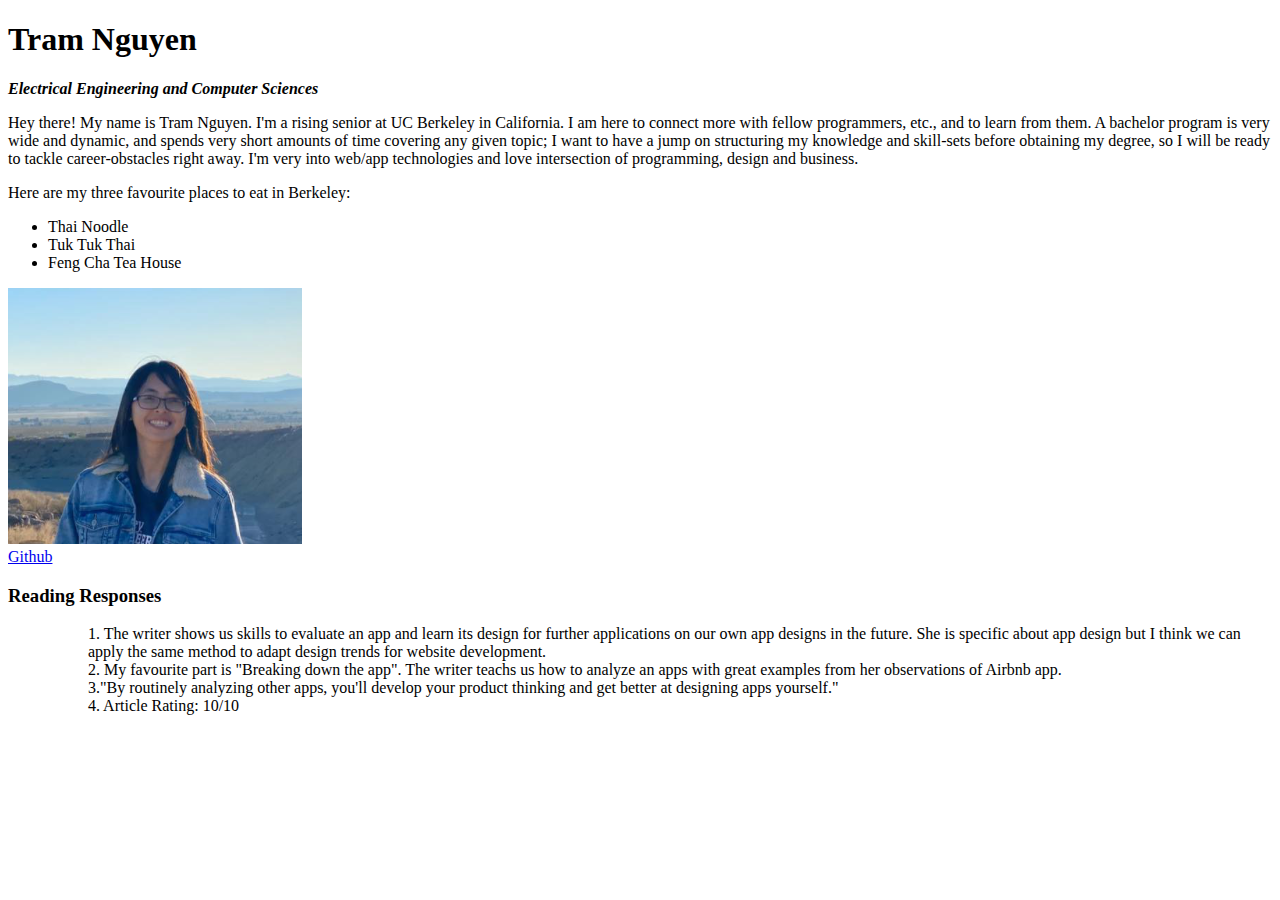
<file: hw/hw1/index.html>
<!doctype html> 
<html>
    <head>
        <title> Welcome to Tram Nguyen's Homepage</title>
    </head>
    <body>
        <h1>Tram Nguyen</h1>
        <strong><em>Electrical Engineering and Computer Sciences</em></strong>
        <p>Hey there! My name is Tram Nguyen. I'm a rising senior at UC Berkeley in California.
            I am here to connect more with fellow programmers, etc., and to learn from them. 
            A bachelor program is very wide and dynamic, and spends very short amounts of time covering any given topic; 
            I want to have a jump on structuring my knowledge and skill-sets before obtaining my degree, 
            so I will be ready to tackle career-obstacles right away. 
            I'm very into web/app technologies and love intersection of programming, design and business.
        </p>
        <p>
            Here are my three favourite places to eat in Berkeley:<br>
            <ul>
                <li>Thai Noodle</li>
                <li>Tuk Tuk Thai</li>
                <li>Feng Cha Tea House</li>
            </ul>
        </p>
        <p>
            <img src= "assets/img/Screen Shot 2020-09-15 at 4.26.36 PM.png" />
            <a href ="https://github.com/tramndev">
                <br>Github
            </a>
        </p>
        
        <h3>Reading Responses</h3>
        <ul>
            <ul>1. The writer shows us skills to evaluate an app and learn its design for further applications on our own app designs in the future. 
                She is specific about app design but I think we can apply the same method to adapt design trends for website development.</ul>
            <ul>2. My favourite part is "Breaking down the app". The writer teachs us how to analyze an apps with great examples from her observations of Airbnb app.</ul>
            <ul>3."By routinely analyzing other apps, you'll develop your product thinking and get better at designing apps yourself."</ul>
            <ul>4. Article Rating: 10/10</ul>
        </ul>
    </body>
</html>
</file>
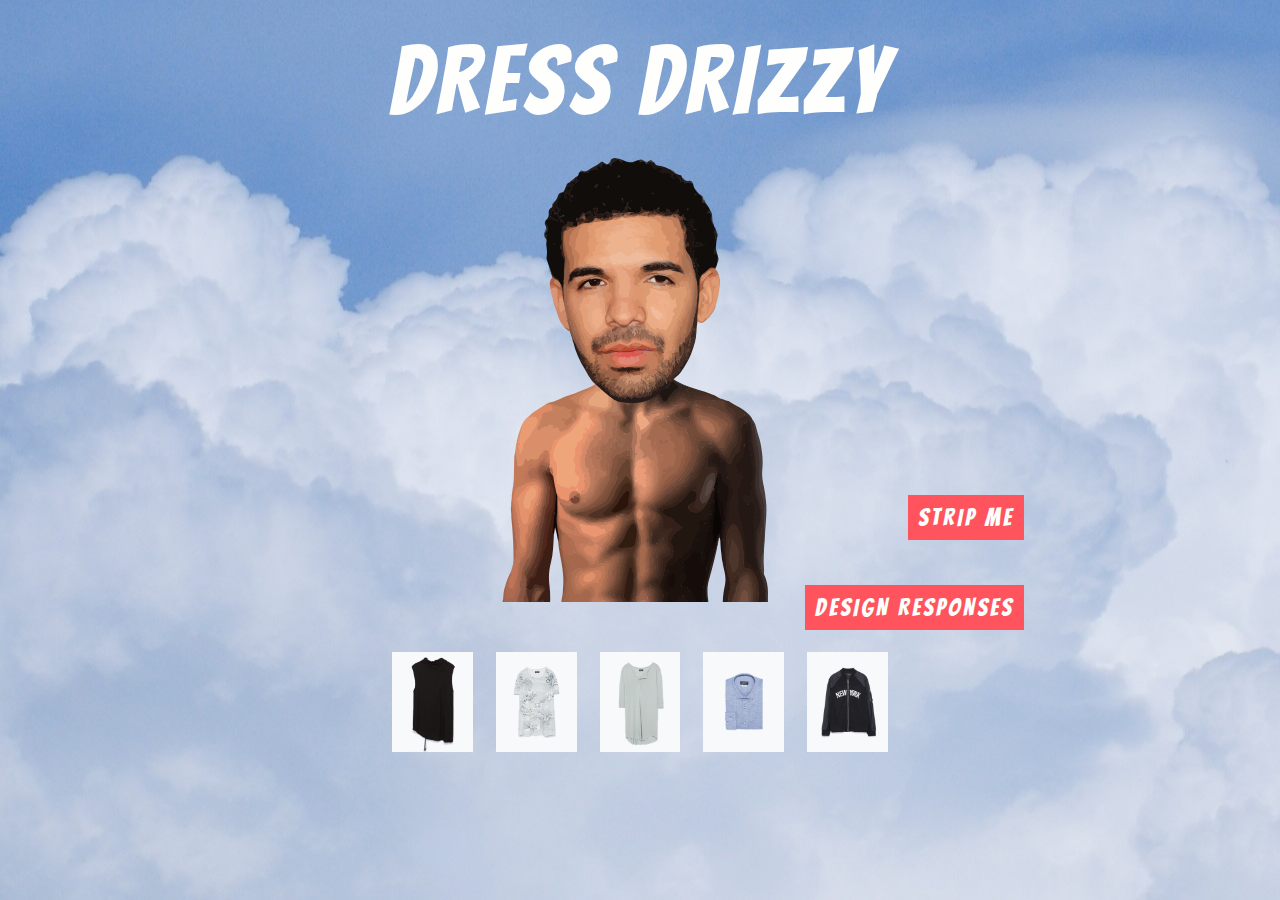
<file: hw/hw10/index.html>
<!DOCTYPE html>
<html>
<head>
	<link rel="stylesheet" type="text/css" href="assets/css/style.css">
	<link href='https://fonts.googleapis.com/css?family=Bangers' rel='stylesheet' type='text/css'>
	
</head>
<body>
<title>Dress Drizzy</title>
<div id="title">Dress Drizzy</div>
<div id="drake-container">
	<img class="starter" id="head" src="assets/img/drake.svg">
	<img class="starter" id="body" src="assets/img/body.svg">
	<img class="outfit" id="o1" src="assets/img/outfit1.svg">
	<img class="outfit" id="o2" src="assets/img/outfit2.svg">
	<img class="outfit" id="o3" src="assets/img/outfit3.svg">
	<img class="outfit" id="o4" src="assets/img/outfit4.svg">
	<img class="outfit" id="o5" src="assets/img/outfit5.svg">
</div>

<div id="selection-container">
	<img class="outfit-selection" id="s1" src="assets/img/outfit1.jpeg">
	<img class="outfit-selection" id="s2" src="assets/img/outfit2.jpeg">
	<img class="outfit-selection" id="s3" src="assets/img/outfit3.jpeg">
	<img class="outfit-selection" id="s4" src="assets/img/outfit4.jpeg">
	<img class="outfit-selection" id="s5" src="assets/img/outfit5.jpeg">
</div>

<div id="strip-button" class="button">
	Strip Me
</div>

<a href="design_responses.html" target="_blank">
	<div id="design-responses" class="button">
		Design Responses
	</div>
</a>
<script src="assets/script/script.js"></script>
</body>
</html>
</file>
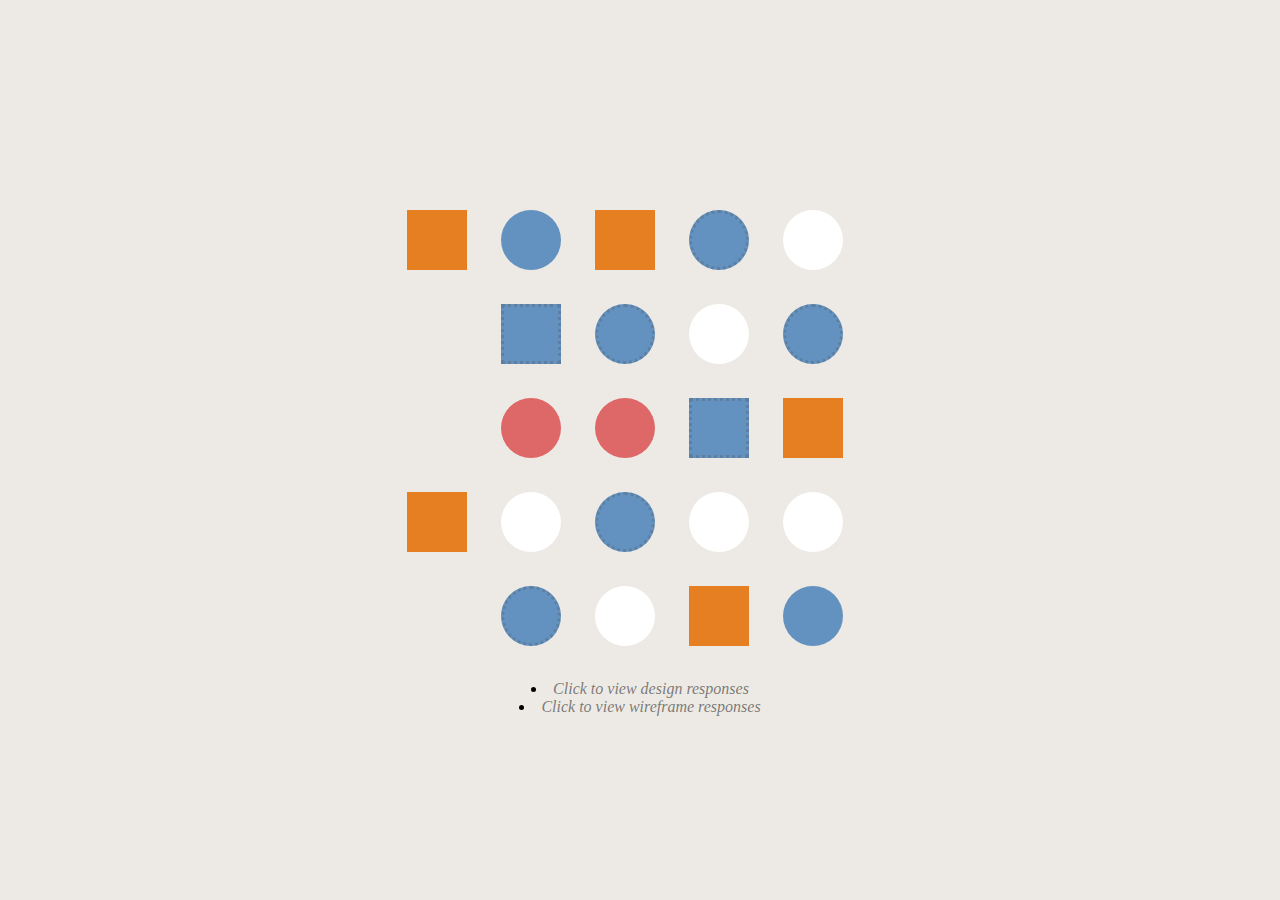
<file: hw/hw2/index.html>
<html>
	<head>
		<title>Fiddling with shapes</title>
		<!-- What file should we link in this <head> tag? -->
		<link rel="stylesheet" type="text/css" href="assets/css/style.css" />
	</head>
<body>
	<div id="container">
		<div id="first-row" class="row">
			<div class="square"></div>
			<div class="circle green"></div>
			<div class="square"></div>
			<div class="circle fancy"></div>
			<div class="circle"></div>
		</div>

		<div id="second-row" class="row">
			<div class="circle"></div>
			<div class="square fancy"></div>
			<div class="circle fancy"></div>
			<div class="circle"></div>
			<div class="circle fancy green"></div>
		</div>

		<div id="third-row" class="row">
			<div class="circle red"></div>
			<div class="circle red"></div>
			<div class="circle red"></div>
			<div class="square fancy"></div>
			<div class="square"></div>
		</div>

		<div id="fourth-row" class="row">
			<div class="square"></div>
			<div class="circle"></div>
			<div class="circle fancy"></div>
			<div class="circle"></div>
			<div class="circle"></div>
		</div>

		<div id="fifth-row" class="row">
			<div class="circle"></div>
			<div class="circle fancy"></div>
			<div class="circle"></div>
			<div class="square"></div>
			<div class="circle green"></div>
		</div>

		<li><a href="design_responses.html">Click to view design responses</a></li>
		<li><a href="wireframes.html">Click to view wireframe responses</a></li>
	</div>
</body>
</html>
</file>
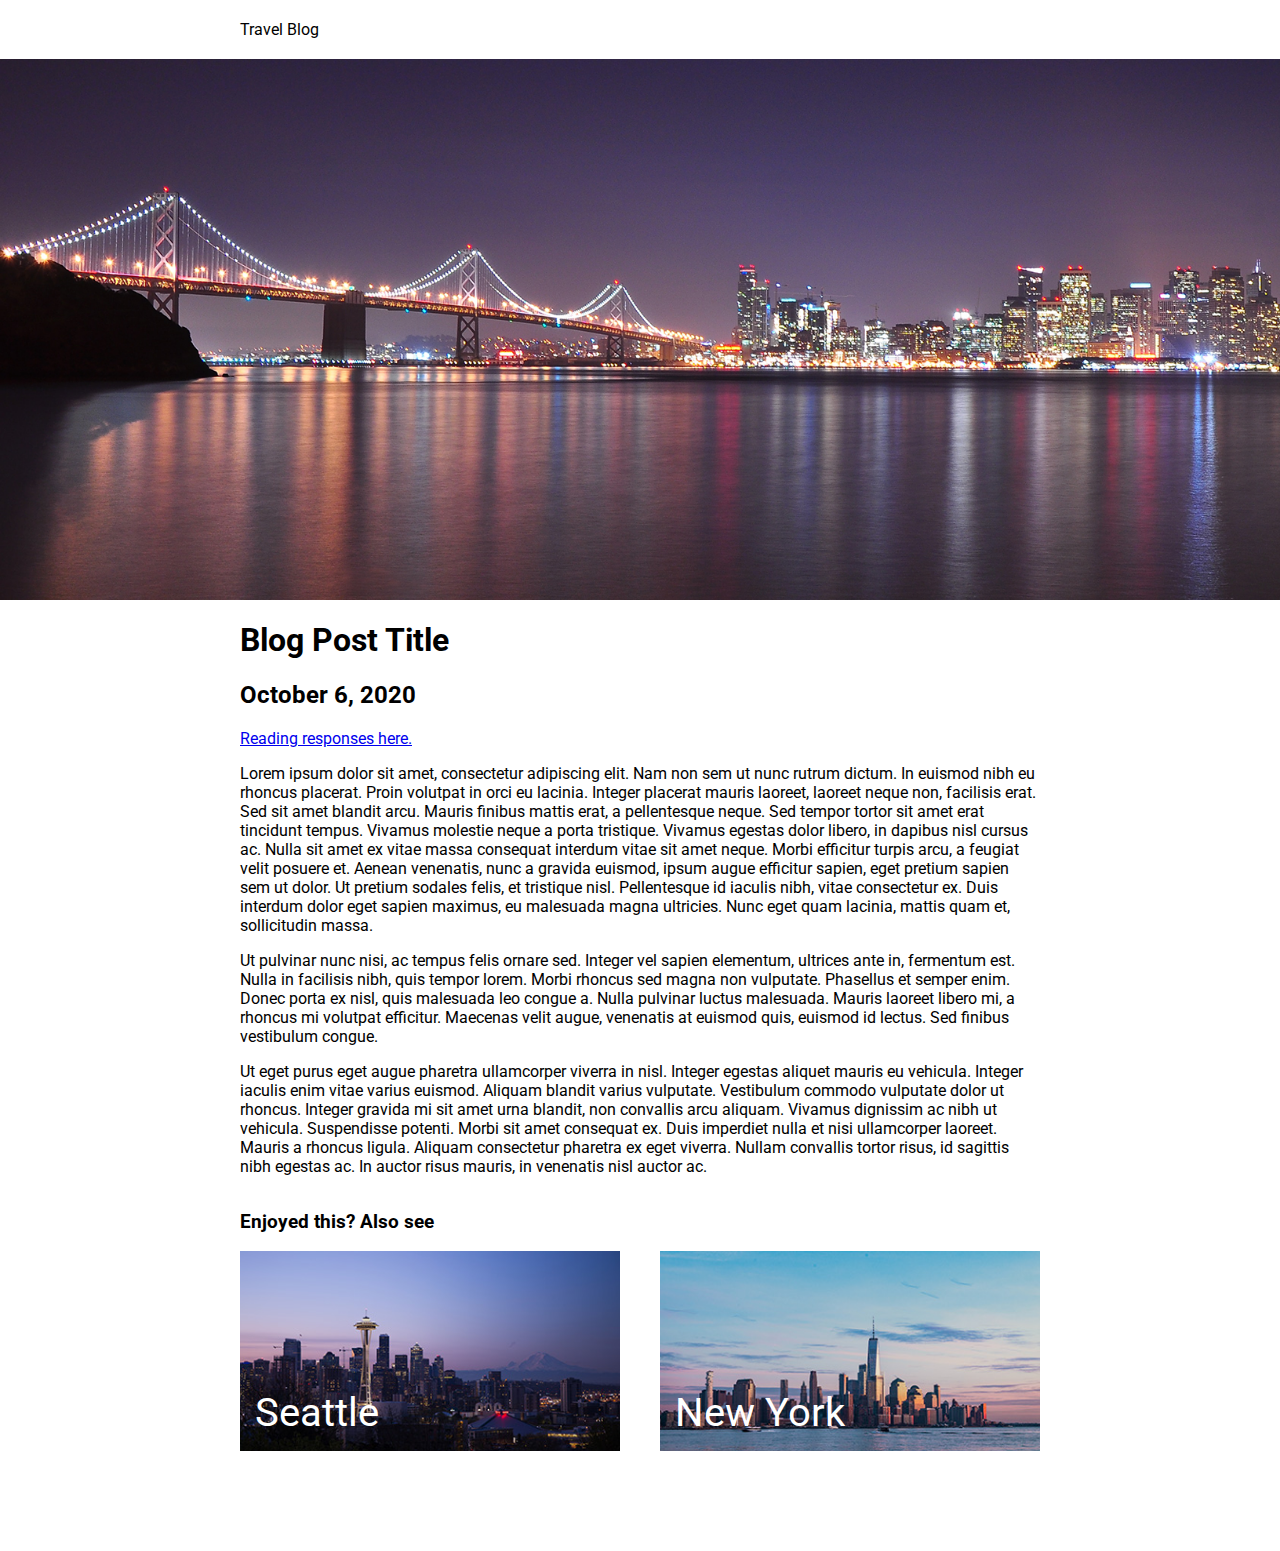
<file: hw/hw4/index.html>
<!DOCTYPE html>
<html>
	<head>
		<link rel="preconnect" href="https://fonts.gstatic.com"> 
		<link href="https://fonts.googleapis.com/css2?family=Roboto:wght@300&display=swap" rel="stylesheet">
		<link rel="stylesheet" type="text/css" href="assets/css/style.css">
		<meta name="viewport" content="width=device-width, initial-scale=1.0">
		<meta charset="utf-8">
	</head>
	<body>
		<header>
			<div class="content">
				<div id="title">Travel Blog</div>
			</div>
		</header>

		<div id="image-banner"></div>

		<div class="content">
			<section id="post">
				<h1>Blog Post Title</h1>
				<h2>October 6, 2020</h2>
				<p>
					<a href="design_responses.html">Reading responses here.</a>
				</p>
				<p>
					Lorem ipsum dolor sit amet, consectetur adipiscing elit. Nam non sem ut nunc rutrum dictum. In euismod nibh eu rhoncus placerat. Proin volutpat in orci eu lacinia. Integer placerat mauris laoreet, laoreet neque non, facilisis erat. Sed sit amet blandit arcu. Mauris finibus mattis erat, a pellentesque neque. Sed tempor tortor sit amet erat tincidunt tempus. Vivamus molestie neque a porta tristique. Vivamus egestas dolor libero, in dapibus nisl cursus ac. Nulla sit amet ex vitae massa consequat interdum vitae sit amet neque. Morbi efficitur turpis arcu, a feugiat velit posuere et. Aenean venenatis, nunc a gravida euismod, ipsum augue efficitur sapien, eget pretium sapien sem ut dolor. Ut pretium sodales felis, et tristique nisl. Pellentesque id iaculis nibh, vitae consectetur ex. Duis interdum dolor eget sapien maximus, eu malesuada magna ultricies. Nunc eget quam lacinia, mattis quam et, sollicitudin massa.
				</p>
				<p>
					Ut pulvinar nunc nisi, ac tempus felis ornare sed. Integer vel sapien elementum, ultrices ante in, fermentum est. Nulla in facilisis nibh, quis tempor lorem. Morbi rhoncus sed magna non vulputate. Phasellus et semper enim. Donec porta ex nisl, quis malesuada leo congue a. Nulla pulvinar luctus malesuada. Mauris laoreet libero mi, a rhoncus mi volutpat efficitur. Maecenas velit augue, venenatis at euismod quis, euismod id lectus. Sed finibus vestibulum congue.
				</p>
				<p>
					Ut eget purus eget augue pharetra ullamcorper viverra in nisl. Integer egestas aliquet mauris eu vehicula. Integer iaculis enim vitae varius euismod. Aliquam blandit varius vulputate. Vestibulum commodo vulputate dolor ut rhoncus. Integer gravida mi sit amet urna blandit, non convallis arcu aliquam. Vivamus dignissim ac nibh ut vehicula. Suspendisse potenti. Morbi sit amet consequat ex. Duis imperdiet nulla et nisi ullamcorper laoreet. Mauris a rhoncus ligula. Aliquam consectetur pharetra ex eget viverra. Nullam convallis tortor risus, id sagittis nibh egestas ac. In auctor risus mauris, in venenatis nisl auctor ac.
				</p>
			</section>

			<section id="other-posts">
				<h3>Enjoyed this? Also see</h3>

				<div class="image-card">
					<a href="#">
						<img src="assets/img/seattle.jpg" alt="">
						<div class="image-card-color-overlay"></div>
						<div class="image-card-text">Seattle</div>
					</a>
				</div>

				<div class="image-card">
					<a href="#">
						<img src="assets/img/nyc.jpg" alt="">
						<div class="image-card-color-overlay"></div>
						<div class="image-card-text">New York</div>
					</a>
				</div>
			</section>

		</div>

	</body>
</html>
</file>
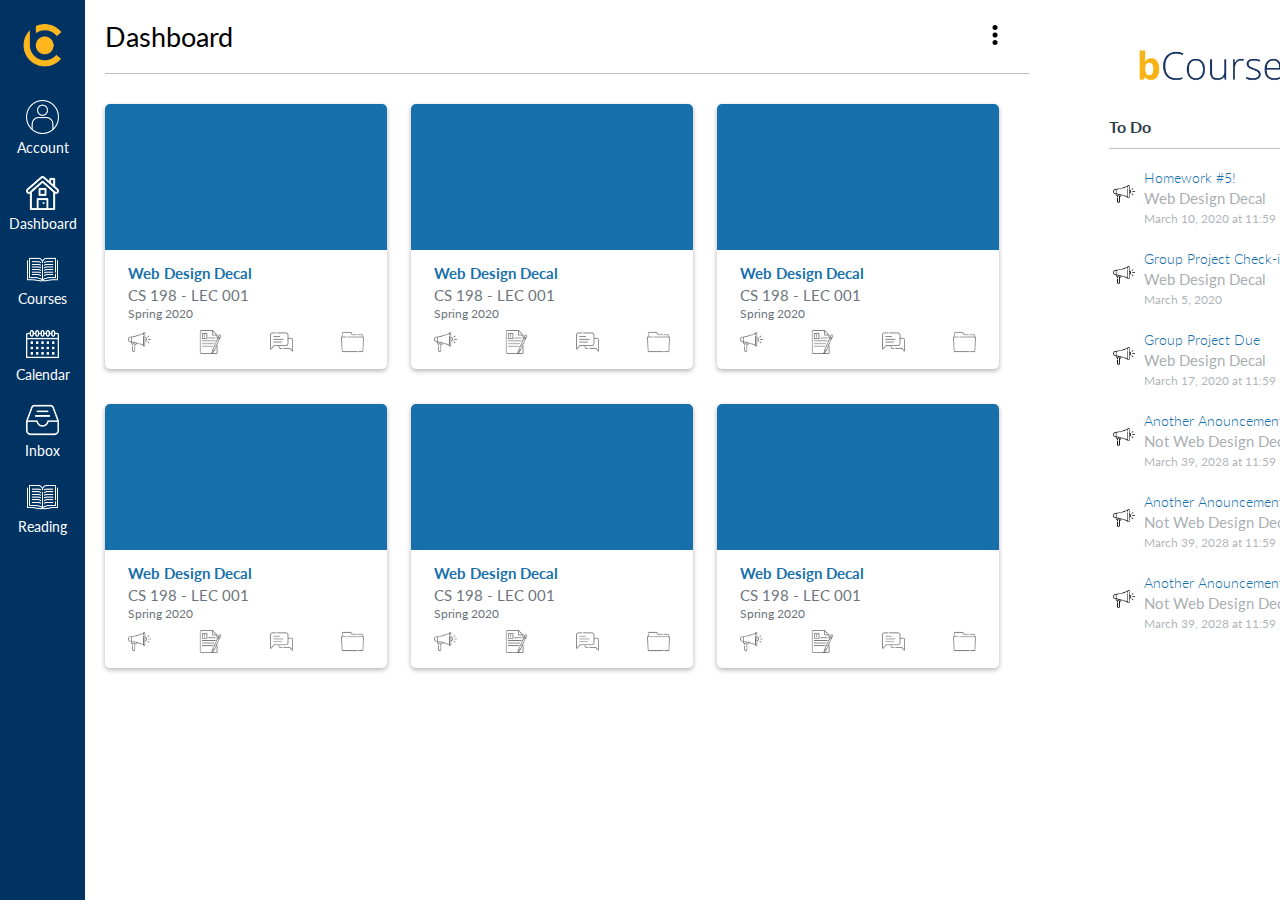
<file: hw/hw5/index.html>
<!DOCTYPE html>
<html lang="en">
<head>
    <meta charset="UTF-8">
    <meta name="viewport" content="width=device-width, initial-scale=1.0">
    <title>WDD Flexbox bCourses</title>
    <link rel="stylesheet" href="assets/css/wdd.css">
    <!-- FIXME: Find and add the "Lato" font from Google fonts. -->
    <link rel="stylesheet" href="assets/css/style.css">
    <link rel="preconnect" href="https://fonts.gstatic.com"> 
    <link href="https://fonts.googleapis.com/css2?family=Lato:wght@300&display=swap" rel="stylesheet">

</head>
<body>
    <div class="nav">
        <!-- FIXME: Make the menu icons appear by adding the
                correct filepath within the blank src. -->
        <div class="nav--button nav-button---logo">
            <img id="logo" src="assets/img/logo.png" alt="">
        </div>
        <div class="nav--button nav--button--account">
            <img src="assets/img/account.png" alt="">
            Account
        </div>
        <div class="nav--button nav--button--home">
            <img src="assets/img/home.png" alt="" >
            Dashboard
        </div>
        <div class="nav--button nav--button--courses">
            <img src="assets/img/courses.png" alt="">
            Courses
        </div>
        <div class="nav--button nav--button--calendar">
            <img src="assets/img/calendar.png" alt="">
            Calendar
        </div>
        <div class="nav--button nav--button--inbox">
            <img src="assets/img/inbox.png" alt="">
            Inbox
        </div>
        <div class="nav--button nav--button--reading">
            <img src="assets/img/reeading.png" alt="">
              Reading
        </div>
    </div>
    <div class="main">
        <div class="dashboard">
            <div class="dashboard--title">
                <h1>Dashboard</h1>
                <div class="dashboard--title__dots">
                <!-- FIXME: Make the button icon appear by adding the
                    correct filepath within the blank src. -->
                    <img src="assets/img/menu.png" alt="dots">
                </div>
            </div>
            <div class="dashboard--classes">
                <div class="dashboard--classes__box dashboard--classes__box__1">
                    <div class="dashboard--classes__box__image"></div>
                    <div class="dashboard--classes__box__description">
                        <div class="dashboard--classes__box__controls__text">
                            <h2>Web Design Decal</h2>
                            <h3>CS 198 - lec 001</h3>
                            <h4>Spring 2020</h4>
                        </div>
                        <div class="dashboard--classes__box__controls__buttons">
                            <img src="assets/img/announcements.png" class="dashboard--classes__box__controls__buttons--announcements">
                            <img src="assets/img/assignment.png" class="dashboard--classes__box__controls__buttons--assignment">
                            <img src="assets/img/chat.png" class="dashboard--classes__box__controls__buttons--chat">
                            <img src="assets/img/files.png" class="dashboard--classes__box__controls__buttons--files">
                        </div>
                    </div>
                </div>
                <div class="dashboard--classes__box dashboard--classes__box__2">
                    <div class="dashboard--classes__box__image"></div>
                    <div class="dashboard--classes__box__description">
                        <div class="dashboard--classes__box__controls__text">
                            <h2>Web Design Decal</h2>
                            <h3>CS 198 - lec 001</h3>
                            <h4>Spring 2020</h4>
                        </div>
                        <div class="dashboard--classes__box__controls__buttons">
                            <img src="assets/img/announcements.png" class="dashboard--classes__box__controls__buttons--announcements">
                            <img src="assets/img/assignment.png" class="dashboard--classes__box__controls__buttons--assignment">
                            <img src="assets/img/chat.png" class="dashboard--classes__box__controls__buttons--chat">
                            <img src="assets/img/files.png" class="dashboard--classes__box__controls__buttons--files">
                        </div>
                    </div>
                </div>

                <div class="dashboard--classes__box dashboard--classes__box__3">
                    <div class="dashboard--classes__box__image"></div>
                    <div class="dashboard--classes__box__description">
                        <div class="dashboard--classes__box__controls__text">
                            <h2>Web Design Decal</h2>
                            <h3>CS 198 - lec 001</h3>
                            <h4>Spring 2020</h4>
                        </div>
                        <div class="dashboard--classes__box__controls__buttons">
                            <img src="assets/img/announcements.png" class="dashboard--classes__box__controls__buttons--announcements">
                            <img src="assets/img/assignment.png" class="dashboard--classes__box__controls__buttons--assignment">
                            <img src="assets/img/chat.png" class="dashboard--classes__box__controls__buttons--chat">
                            <img src="assets/img/files.png" class="dashboard--classes__box__controls__buttons--files">
                        </div>
                    </div>
                </div>

                <div class="dashboard--classes__box dashboard--classes__box__4">
                    <div class="dashboard--classes__box__image"></div>
                    <div class="dashboard--classes__box__description">
                        <div class="dashboard--classes__box__controls__text">
                            <h2>Web Design Decal</h2>
                            <h3>CS 198 - lec 001</h3>
                            <h4>Spring 2020</h4>
                        </div>
                        <div class="dashboard--classes__box__controls__buttons">
                            <img src="assets/img/announcements.png" class="dashboard--classes__box__controls__buttons--announcements">
                            <img src="assets/img/assignment.png" class="dashboard--classes__box__controls__buttons--assignment">
                            <img src="assets/img/chat.png" class="dashboard--classes__box__controls__buttons--chat">
                            <img src="assets/img/files.png" class="dashboard--classes__box__controls__buttons--files">
                        </div>
                    </div>
                </div>

                <div class="dashboard--classes__box dashboard--classes__box__5">
                    <div class="dashboard--classes__box__image"></div>
                    <div class="dashboard--classes__box__description">
                        <div class="dashboard--classes__box__controls__text">
                            <h2>Web Design Decal</h2>
                            <h3>CS 198 - lec 001</h3>
                            <h4>Spring 2020</h4>
                        </div>
                        <div class="dashboard--classes__box__controls__buttons">
                            <img src="assets/img/announcements.png" class="dashboard--classes__box__controls__buttons--announcements">
                            <img src="assets/img/assignment.png" class="dashboard--classes__box__controls__buttons--assignment">
                            <img src="assets/img/chat.png" class="dashboard--classes__box__controls__buttons--chat">
                            <img src="assets/img/files.png" class="dashboard--classes__box__controls__buttons--files">
                        </div>
                    </div>
                </div>

                <div class="dashboard--classes__box dashboard--classes__box__6">
                    <div class="dashboard--classes__box__image"></div>
                    <div class="dashboard--classes__box__description">
                        <div class="dashboard--classes__box__controls__text">
                            <h2>Web Design Decal</h2>
                            <h3>CS 198 - lec 001</h3>
                            <h4>Spring 2020</h4>
                        </div>
                        <div class="dashboard--classes__box__controls__buttons">
                            <img src="assets/img/announcements.png" class="dashboard--classes__box__controls__buttons--announcements">
                            <img src="assets/img/assignment.png" class="dashboard--classes__box__controls__buttons--assignment">
                            <img src="assets/img/chat.png" class="dashboard--classes__box__controls__buttons--chat">
                            <img src="assets/img/files.png" class="dashboard--classes__box__controls__buttons--files">
                        </div>
                    </div>
                </div>
            </div>
        </div>
        <div class="notifications">
            <img src="assets/img/bcourses.png" alt="">
            <div class="notifications__todo--title">
                <h2>To Do</h2>
            </div>
            <div class="notifications__notifs">
                <div class="notifications__notifs--box">
                    <img src="assets/img/announcements.png" alt="">
                    <div class="notifications__notifs--text">
                        <h1>Homework #5!</h1>
                        <h2>Web Design Decal</h2>
                        <h3>March 10, 2020 at 11:59 PM</h3>
                    </div>
                </div>
                <div class="notifications__notifs--box">
                    <img src="assets/img/announcements.png" alt="">
                    <div class="notifications__notifs--text">
                        <h1>Group Project Check-in</h1>
                        <h2>Web Design Decal</h2>
                        <h3>March 5, 2020</h3>
                    </div>
                </div>
                <div class="notifications__notifs--box">
                    <img src="assets/img/announcements.png" alt="">
                    <div class="notifications__notifs--text">
                        <h1>Group Project Due</h1>
                        <h2>Web Design Decal</h2>
                        <h3>March 17, 2020 at 11:59 PM</h3>
                    </div>
                </div>
                <div class="notifications__notifs--box">
                    <img src="assets/img/announcements.png" alt="">
                    <div class="notifications__notifs--text">
                        <h1>Another Anouncement!</h1>
                        <h2>Not Web Design Decal</h2>
                        <h3>March 39, 2028 at 11:59 PM</h3>
                    </div>
                </div>
                <div class="notifications__notifs--box">
                    <img src="assets/img/announcements.png" alt="">
                    <div class="notifications__notifs--text">
                        <h1>Another Anouncement!</h1>
                        <h2>Not Web Design Decal</h2>
                        <h3>March 39, 2028 at 11:59 PM</h3>
                    </div>
                </div>
                <div class="notifications__notifs--box">
                    <img src="assets/img/announcements.png" alt="">
                    <div class="notifications__notifs--text">
                        <h1>Another Anouncement!</h1>
                        <h2>Not Web Design Decal</h2>
                        <h3>March 39, 2028 at 11:59 PM</h3>
                    </div>
                </div>
            </div>
        </div>
    </div>

</body>
</html>
</file>
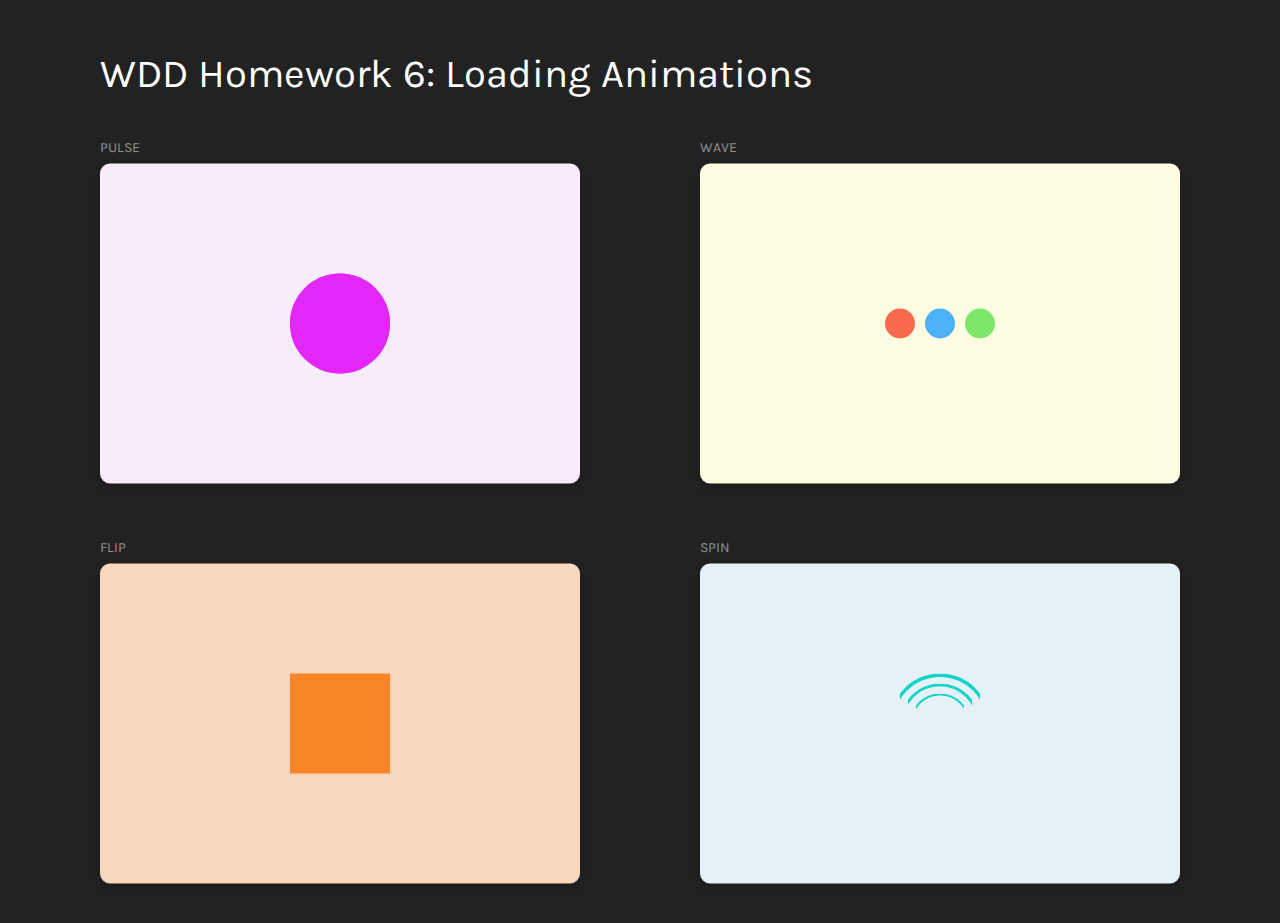
<file: hw/hw6/index.html>
<!DOCTYPE html>
<html>
	<head>
		<title>WDD Homework 6</title>
		<link href="https://fonts.googleapis.com/css?family=Karla:400,700" rel="stylesheet">
		<link rel="stylesheet" type="text/css" href="assets/css/foundation.css"/>
		<link rel="stylesheet" type="text/css" href="assets/css/style.css"/>
	</head>
	<body>
		<div id="root">
			<h1>WDD Homework 6: Loading Animations</h1>
			<div id="loaders">
				<div class="loader-container">
					<div class="loader-card">
                        <!--Loader 1 goes here!-->
						<div class="loader one">
							<div class="first circle"></div>
							<div class="second circle"></div>
						</div>
                    </div>
					<div class="bg"></div>
				</div>
				<div class="loader-container">
					<div class="loader-card">
                        <!--Loader 2 goes here!-->
						<div class="loader two">
							<div class="first dot"></div>
							<div class="second dot"></div>
							<div class="third dot"></div>
						</div>
                    </div>
					<div class="bg"></div>
				</div>
				<div class="loader-container">
					<div class="loader-card">
                        <!--Loader 3 goes here!-->
						<div class="loader three">
							<div class="flip-tile"></div>
						</div>
                    </div>
					<div class="bg"></div>
				</div>
				<div class="loader-container">
					<div class="loader-card">
                        <!--Loader 4 goes here!-->
						<div class="loader four">
							<div class="rings">
								<div class="ring one">
									<div class="arc-container">
										<div class="arc"></div>
									</div>
									<div class="mask"></div>
								</div>
								<div class="ring two">
									<div class="arc-container">
										<div class="arc"></div>
									</div>
									<div class="mask"></div>
								</div>
								<div class="ring three">
									<div class="arc-container">
										<div class="arc"></div>
									</div>
									<div class="mask"></div>
								</div>
							</div>
						</div>
                    </div>
					<div class="bg"></div>
				</div>
			</div>
		</div>
	</body>
</html>
</file>
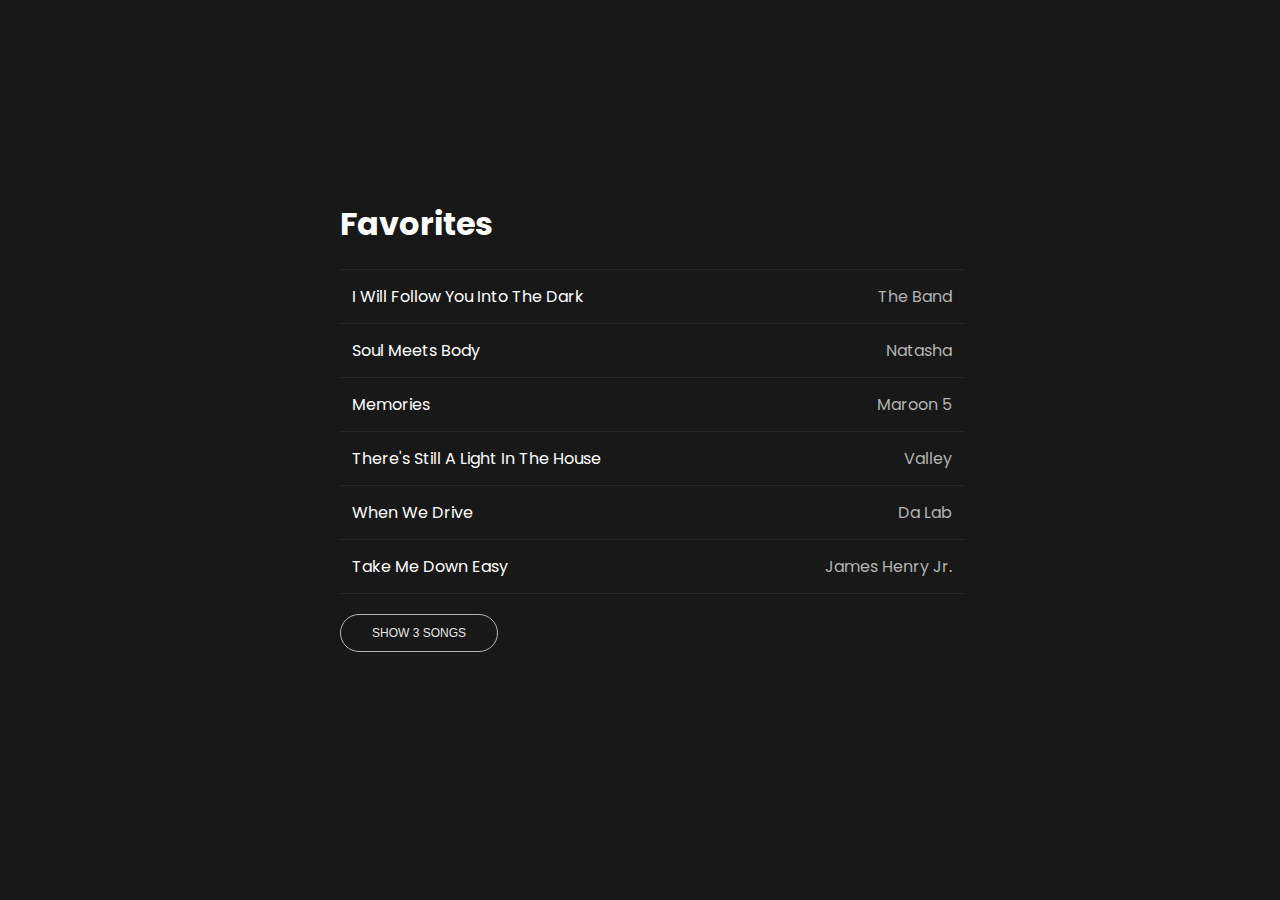
<file: hw/hw8/index.html>
<html>
<head>
	<link href="https://fonts.googleapis.com/css?family=Poppins&display=swap" rel="stylesheet">
	<link rel="stylesheet" href="assets/css/style.css">
	<title>Homework 8 - Favorite Songs</title>
</head>

<body>

<div class="content">
	<h1>Favorites</h1>

	<!-- Problem 3.1 -->
	<div id="songs">
		<ul id="songs-first-half">
			<li>
				<div class="song-title">I Will Follow You Into The Dark</div>
				<div class="song-artist">The Band</div>
			</li>
			<li>
				<div class="song-title">Soul Meets Body</div>
				<div class="song-artist">Natasha</div>
			</li>
			<li>
				<div class="song-title">Memories</div>
				<div class="song-artist">Maroon 5</div>
			</li>
		</ul>
		<ul id="songs-second-half">
			<li>
				<div class="song-title">There's Still A Light In The House</div>
				<div class="song-artist">Valley</div>
			</li>
			<li>
				<div class="song-title">When We Drive</div>
				<div class="song-artist">Da Lab</div>
			</li>
			<li>
				<div class="song-title">Take Me Down Easy</div>
				<div class="song-artist">James Henry Jr.</div>
			</li>
		</ul>
	</div>

	<button id="toggle-button">Show 3 songs</button>
</div>

<script src="assets/js/script.js"></script>
		
</body>

</html>
</file>
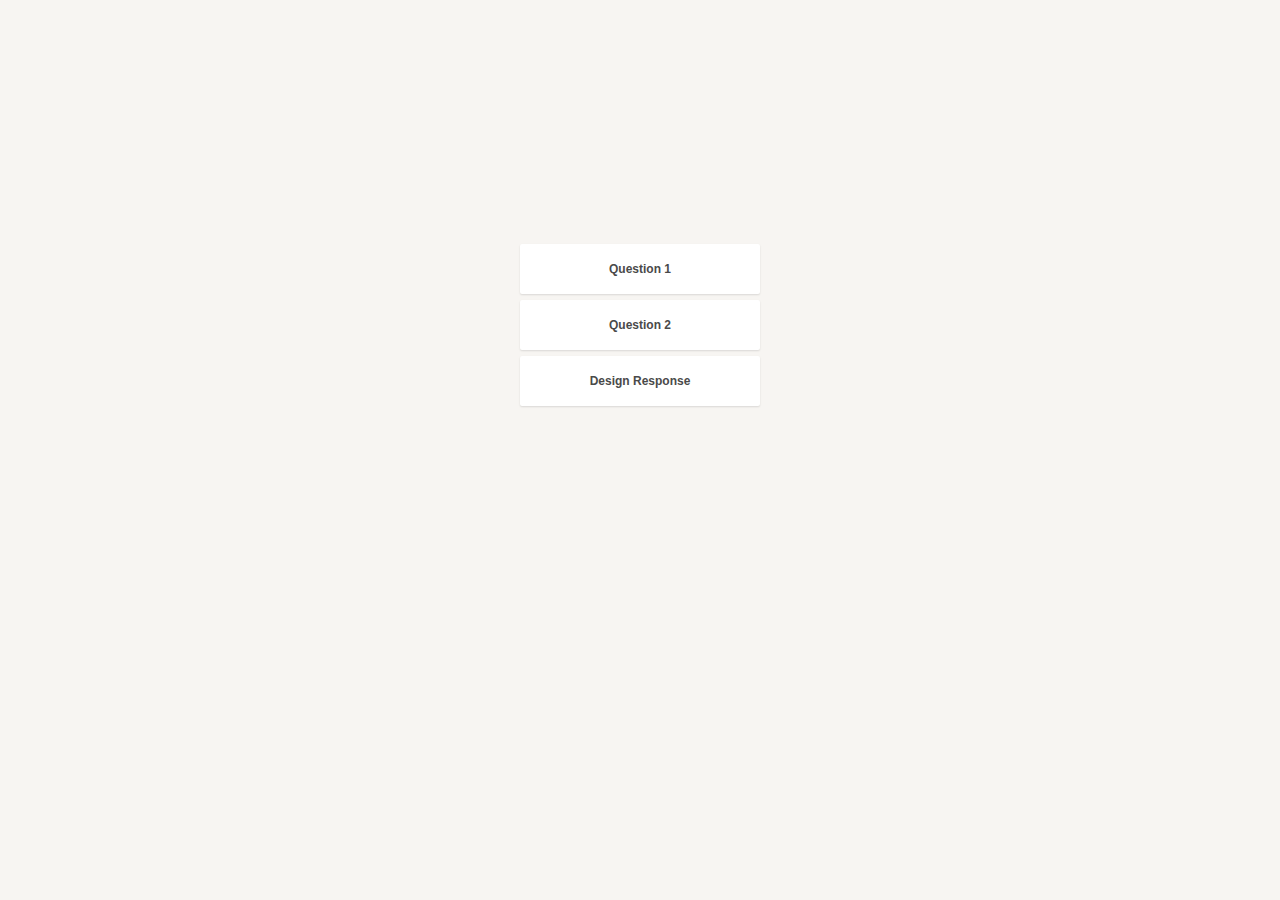
<file: hw/hw9/index.html>
<html>
<head>
    <title>Index</title>
    <link rel="stylesheet" type="text/css" href="assets/styles/style.css">
</head>
<body style="background: #f7f5f2;">
	<div id="index">
		<a href="q1.html" target="_blank"><div class="question">Question 1</div></a>
		<a href="q2.html" target="_blank"><div class="question">Question 2</div></a>
		<a href="design_responses.html" target="_blank"><div class="question">Design Response</div></a>
	</div>
</body>
</html>
</file>
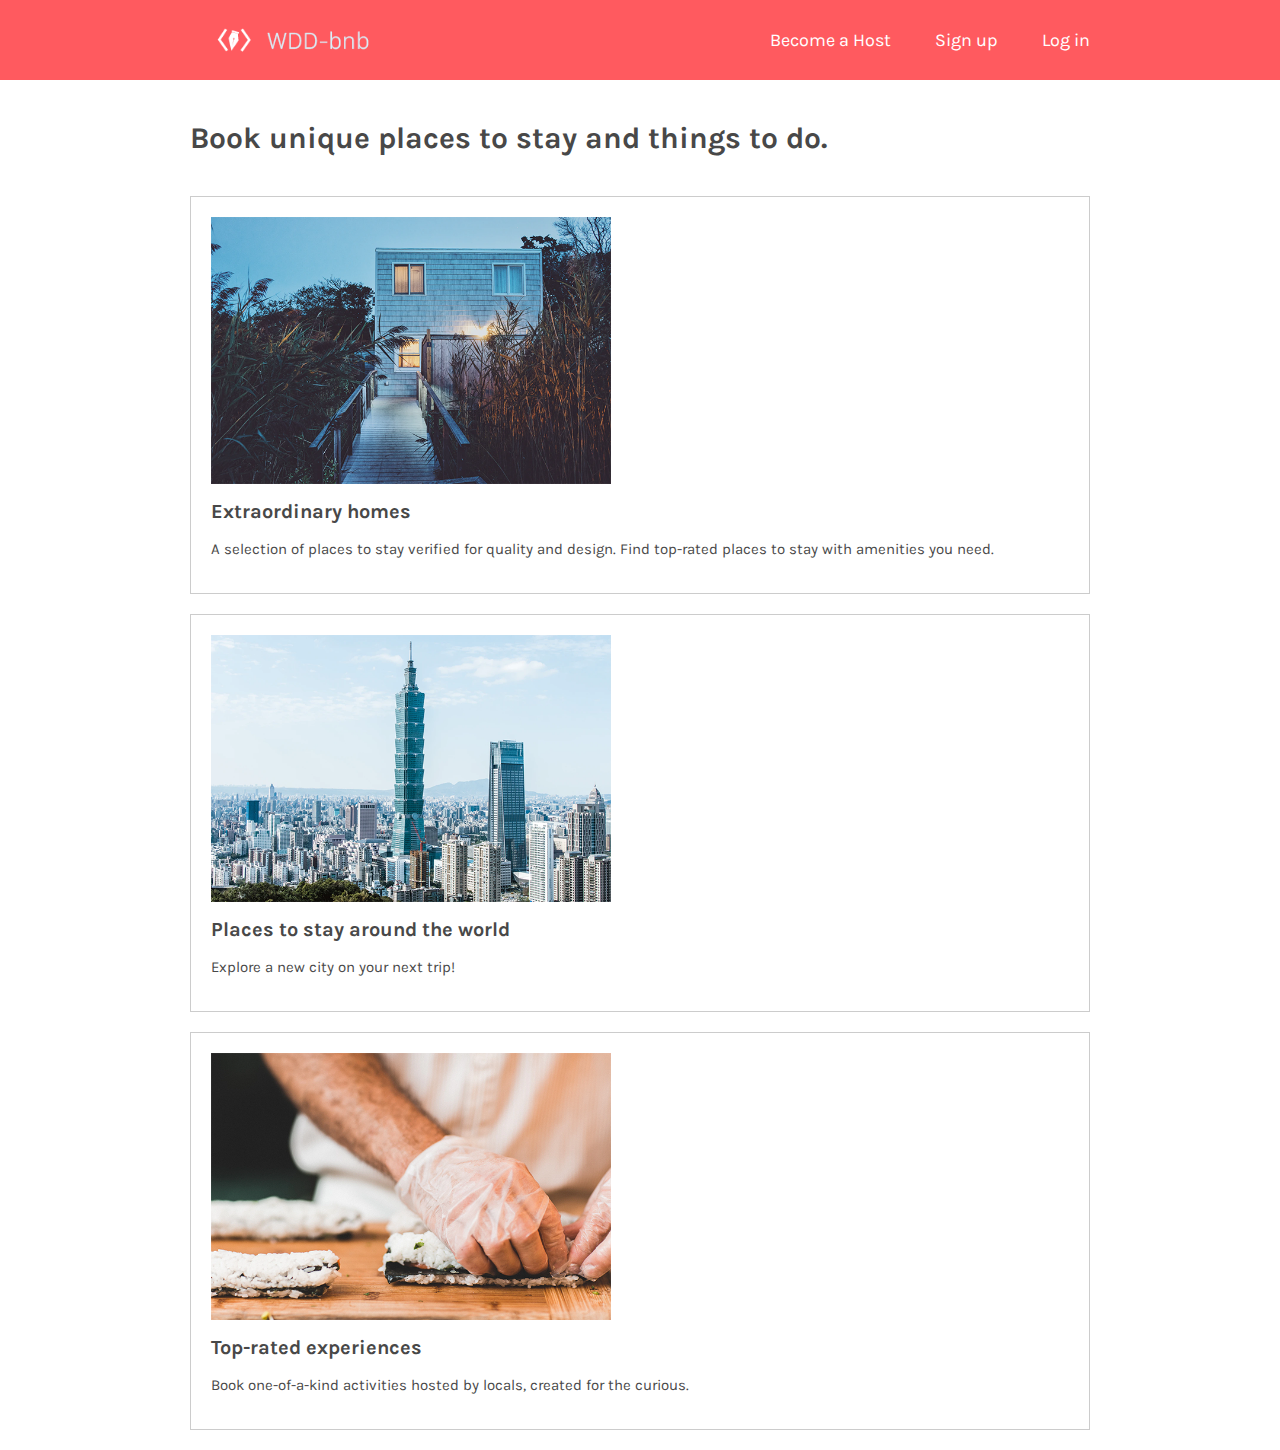
<file: lab/lab02/index.html>
<html>
  <head>
    <title>WDD-bnb</title>
    <link href="https://fonts.googleapis.com/css?family=Karla&display=swap" rel="stylesheet">
    <link rel="stylesheet" href="css/style.css">
  </head>
  <body>
    <header>
      <div class="content">
        <a href="home">
          <img src="img/logo.png" alt=""  id="logo"/>
        </a>
        <nav>
          <ul>
            <li><a href="become-host">Become a Host</a></li>
            <li><a href="sign-up">Sign up</a></li>
            <li><a href="log-in">Log in</a></li>
          </ul>
        </nav>
      </div>
    </header>
    <div class="content">
      <h1>Book unique places to stay and things to do.</h1>
      <section>
        <img src="img/house.png" />
        <h2>Extraordinary homes</h2>
        <p>
          A selection of places to stay verified for quality and design. Find
          top-rated places to stay with amenities you need.
        </p>
      </section>
      <section>
        <img src="img/city.png" />
        <h2>Places to stay around the world</h2>
        <p>Explore a new city on your next trip!</p>
      </section>
      <section>
        <img src="img/sushimaking.png" />
        <h2>Top-rated experiences</h2>
        <p>
          Book one-of-a-kind activities hosted by locals, created for the curious.
        </p>
      </section>
    </div>
  </body>
</html>
</file>
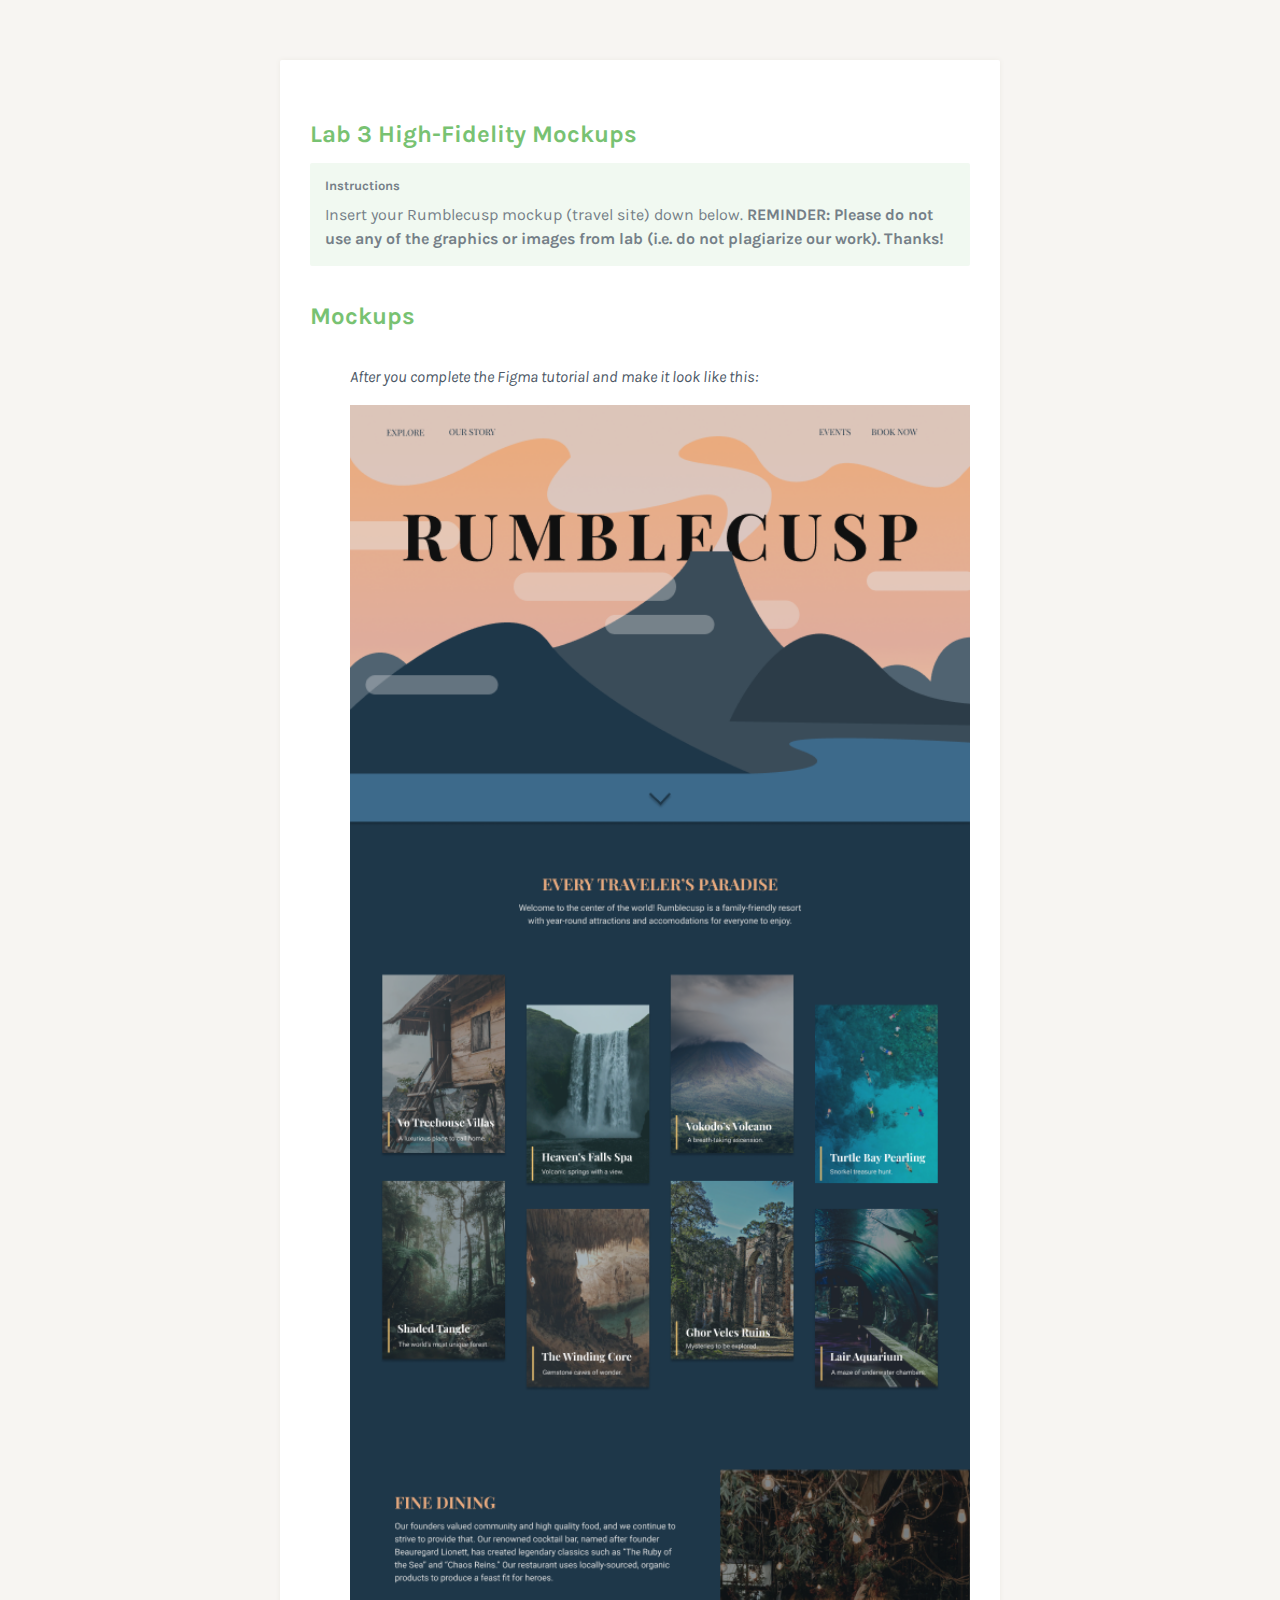
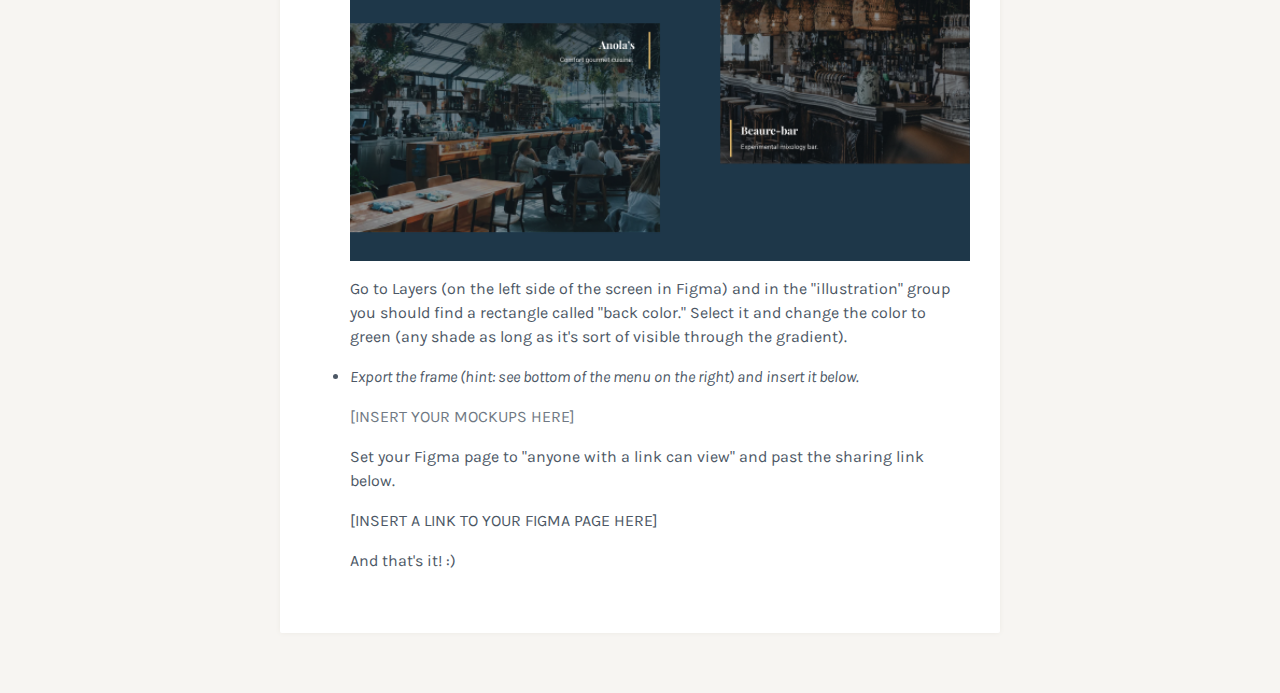
<file: lab/lab03/index.html>
<html>
	<head>
		<title>Lab 3 Mockups and Responses</title>
		<link rel="stylesheet" type="text/css" href="assets/css/wdd.css">
		<link href="https://fonts.googleapis.com/css?family=Karla" rel="stylesheet">
	</head>
	<body>
		<div id="container">
			<div class="section">
				<div class="info">
					<div class="info-title">Lab 3 High-Fidelity Mockups</div>
					<div class="info-content">
						<div class="info-required">Instructions</div>
						<div class="info-intro">Insert your Rumblecusp mockup (travel site) down below. <strong> REMINDER: Please do not use any of the graphics or images from lab (i.e. do not plagiarize our work). Thanks! </strong></div>
					</div>
				</div>
				<div class="body">
					<div class="body-header">Mockups</div>
					<br>
					<ul>
						<p> After you complete the Figma tutorial and make it look like this: </p>
						<img class="img-scaled" src="assets/img/origscreen.png"/>
						<p> Go to Layers (on the left side of the screen in Figma) and in the "illustration" group
							you should find a rectangle called "back color." Select it and change the color to green
							(any shade as long as it's sort of visible through the gradient). </p>

						<li>
							<p>Export the frame (hint: see bottom of the menu on the right) and insert it below.</p>
							<p> [INSERT YOUR MOCKUPS HERE] </p>
							<p>Set your Figma page to "anyone with a link can view" and past the sharing link below.</p>
							<p> [INSERT A LINK TO YOUR FIGMA PAGE HERE] </p>
						</li>
						<p>And that's it! :)</p>
					</ul>
				</div>
			</div>
		</div>
	</body>
</html>
</file>
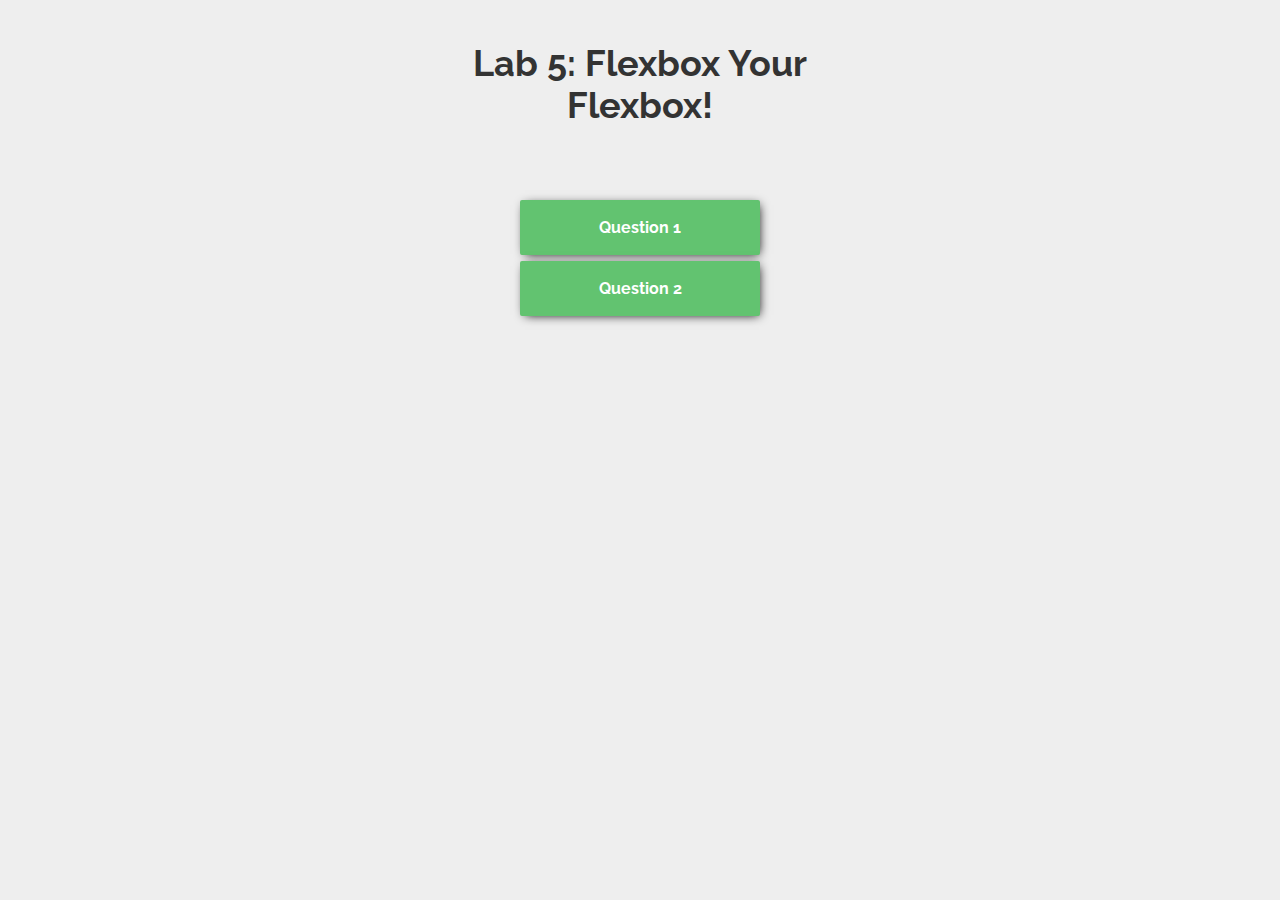
<file: lab/lab04/index.html>
<html>
<head>
<title>Lab 5 Contents</title>
<link href="https://fonts.googleapis.com/css?family=Raleway:400,700" rel="stylesheet">
<link rel="stylesheet" type="text/css" href="assets/css/style.css" />
</head>
<body>
	<div id="index">
		<div class="question title">Lab 5: Flexbox Your Flexbox!</div>
		<a href="q1.html" target="_blank"><div class="question">Question 1</div></a>
		<a href="q2.html" target="_blank"><div class="question">Question 2</div></a>
	</div>
</body>
</html>
</file>
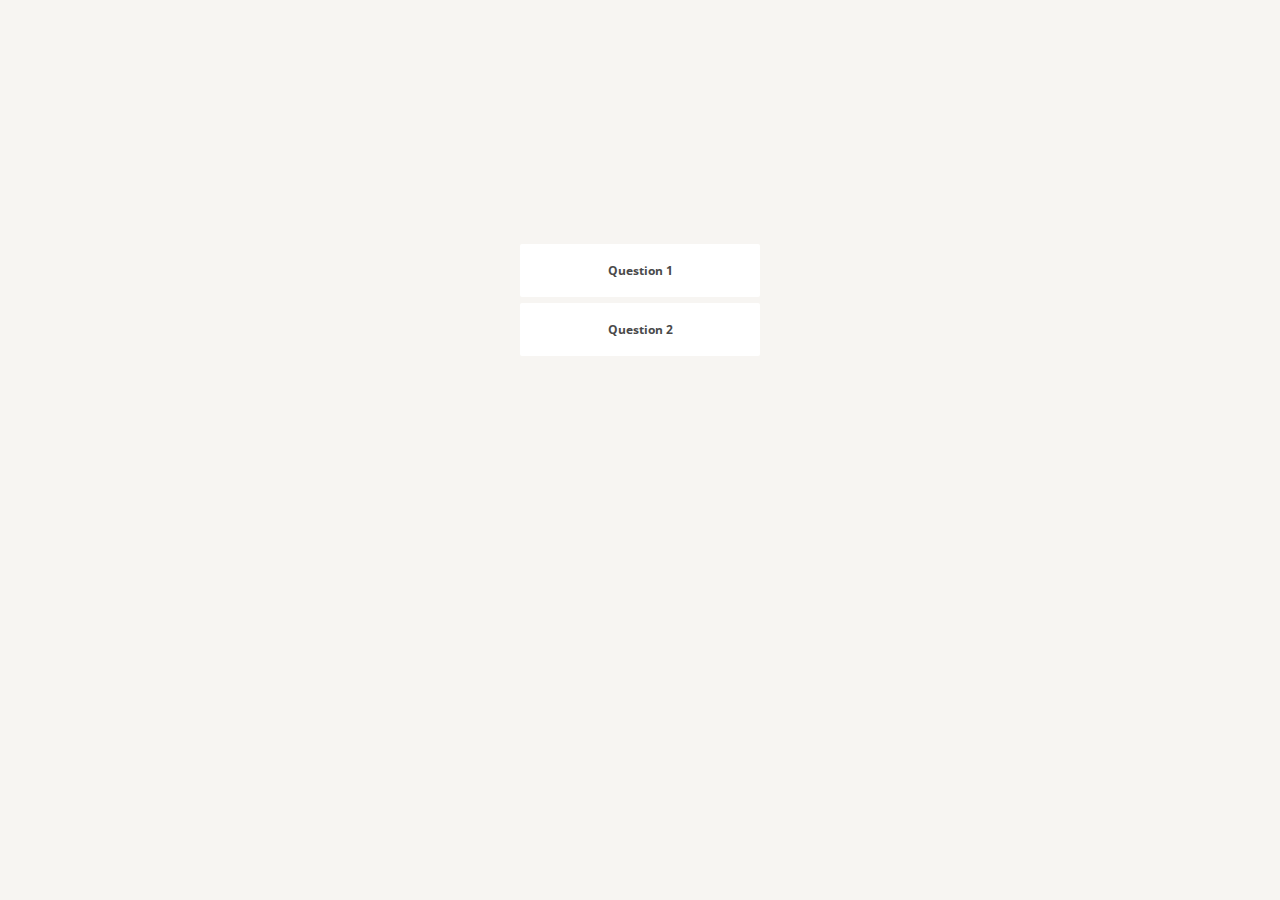
<file: lab/lab06/index.html>
<html>
<head>
<title>Index</title>
<link href='http://fonts.googleapis.com/css?family=Open+Sans:400,300,700,600' rel='stylesheet' type='text/css'>
<link rel="stylesheet" type="text/css" href="assets/css/style.css" />
</head>
<body>
	<div id="index">
		<a href="question1.html" target="_blank"><div class="question">Question 1</div></a>
		<a href="question2.html" target="_blank"><div class="question">Question 2</div></a>
		<!-- <a href="design_responses.html" target="_blank"><div class="question">Design Response</div></a> -->
	</div>
</body>
</html>
</file>
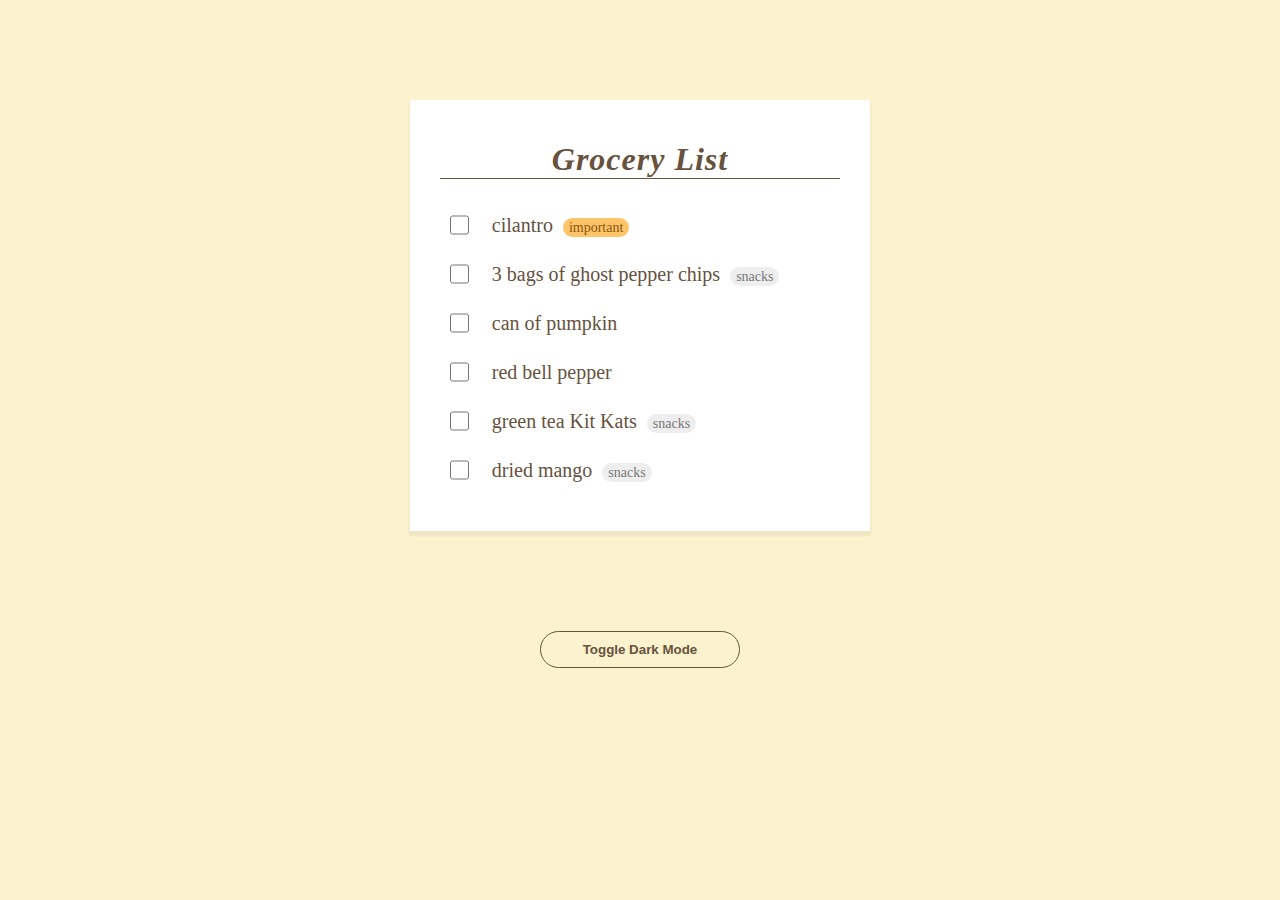
<file: lab/lab08/index.html>
<!DOCTYPE html>
<html>
<head>
  <meta charset="utf-8">
  <meta name="viewport" content="width=device-width">
  <link rel="stylesheet" href="style.css">
  <title>WDD Lab 8 | Grocery List</title>
</head>
<body>

  <main class="container">
    <h1>Grocery List</h1>  
    <ul>
      <li>
        <input type="checkbox" id="item1" />
        <label for="item1">cilantro <small class="highlighted-badge">important</small></label>
      </li>
      <li>
        <input type="checkbox" id="item2" />
        <label for="item2">3 bags of ghost pepper chips <small>snacks</small></label>
      </li>
      <li>
        <input type="checkbox" id="item3" />
        <label for="item3">can of pumpkin</label>
      </li>
      <li>
        <input type="checkbox" id="item4" />
        <label for="item4">red bell pepper</label>
      </li>
      <li>
        <input type="checkbox" id="item5" />
        <label for="item5">green tea Kit Kats <small>snacks</small></label>
      </li>
      <li>
        <input type="checkbox" id="item6" />
        <label for="item6">dried mango <small>snacks</small></label>
      </li>
    </ul>
  </main>
  
  <button id="toggleButton">Toggle Dark Mode</button>
  <!-- Put at the bottom so the page will loads HTML before running any js code -->
  <script src="script.js"></script>

</body>
</html>
</file>
<file: hw/hw10/assets/css/style.css>
body {
	margin: 0px;
	background-image: url("../img/clouds.jpg");
	background-position: center;
	font-family: 'Bangers';
}

#title {
	font-size: 6em;
	text-align: center;
	margin: 30px;
	margin-bottom: 20px;
	text-transform: uppercase;
	letter-spacing: 5px;
	font-weight: 400;
	color: rgb(254, 255, 252);
}

#drake-container {
	overflow: hidden;
	position: relative;
	width: 500px;
	height: 450px;
	margin: 0 auto;
}

#selection-container {
	position: relative;
	text-align: center;
	top: 30px;
	padding: 10px;
}

.outfit-selection {
	cursor: pointer;
	height: 100px;
	margin: 10px;
}

.outfit-selection:hover {
	opacity: 0.6;
}

#head {
	z-index: 100;
	position: absolute;
	height: 250px;
	top: 5px;
	left: 150px;
	transition: 1s;
}

#head:hover {
	-webkit-transform: rotate(15deg);
}

#body {
	position: absolute;
	height: 300px;
	top: 200px;
	left: 110px;
}

.outfit {
	z-index: 10;
	position: absolute;
	display: none;
}

#o1 {
	left: 95px;
	top: 190px;
	height: 400px;
}

#o2 {
	top: 220px;
	height: 370px;
	left: 80px;
}

#o3 {
	height: 380px;
	top: 210px;
	left: 95px;
}

#o4 {
	height: 340px;
	top: 220px;
	left: 93px;
}

#o5 {
	height: 370px;
	top: 215px;
	left: 85px;
}

.button {
	position: absolute;
	font-size: 1.5em;
	text-transform: uppercase;
	color: rgb(254, 255, 252);
	background: rgb(255, 84, 94);
	padding: 10px;
	letter-spacing: 3px;
	text-align: center;
	transition: 0.3s;
}

.button:hover {
	cursor: pointer;
	background:rgb(255, 44, 54);
	transform: rotate(-5deg);
}

#strip-button {
	right: 20%;
	bottom: 40%;

}

#design-responses {
	right: 20%;
	bottom: 30%;
}
</file>
<file: hw/hw2/assets/css/style.css>
body {
	font-family: 'Karla';
	background: #edeae5;
	width: 100%;
	height: 100%;
	position: relative;
	margin: 0px;
    text-align: center;
}

a {
    text-decoration: none;
    color: rgba(0,0,0,0.5);
    font-style: italic;
    transition: 0.4s;
}

a:hover {
    color: rgba(0, 0, 0, 0.7);
}

div {
	transition: linear 0.2s;
}

#container {
    width: 480px;
    height: 480px;
    position: absolute;
    top: calc(50% - 240px);
    left: calc(50% - 240px);
}
.circle {
    width: 60px;
    height: 60px;
    background: white;
    display: inline-block;
    margin-right: 30px;
    border-radius: 50%;
}
.square {
    width: 60px;
    height: 60px;
    background: white;
    display: inline-block;
    margin-right: 30px;
    background: #e67e22;
}
.row {
    margin-bottom: 30px;
}
.green {
    background: #6392c0;
}
.fancy {
    border: 3px inset rgba(74, 74, 74, 0.25);
    width: 54px;
    height: 54px;
    border-style: dotted;
    background: #6392c0;
}
.red {
    background: #de6868;
}
#container .row .circle:first-child {
    opacity: 0;
}
.circle:hover {
    opacity: 0.5;
}
#container #second-row .circle:hover{
    transform: scale(1.25);
}
</file>
<file: hw/hw4/assets/css/style.css>
body {
    margin: 0;
    padding: 0;
    font-family: 'Roboto', sans-serif;
}

header {
    width: 100%;
    padding-top: 20px;
    padding-bottom: 20px;
    background: white;
    /* PROBLEM 1: Make the header stick to the top as you scroll */
    position: fixed;

}

.content {
    width: 800px;
    /* PROBLEM 2: Align the page content to the center of the screen */
    margin: 0 auto;

}

#image-banner {
    background-image: url('../img/sf_banner.png');
    background-size: cover;
    width: 100%;
    height: 600px;
}


#other-posts {
    overflow: hidden;
    margin-bottom: 100px;
}

.image-card, .image-card-color-overlay {
    width: 380px;
    height: 200px;
}

.image-card {
    display: inline-block;
    float: left;
    overflow: hidden;
    margin-right: 40px;
    /* PROBLEM 3: Give .image-card the appropriate position type */
    position: relative;
}

.image-card:last-child {
    margin-right: 0;
}

.image-card img {
    width: 100%;
    
}

.image-card-color-overlay {
    position: absolute;
    /* PROBLEM 4: Move the color overlay to cover the image properly */
    top: 0px;
    left: 0px;
    /* PROBLEM 5: What should the opacity be when there is no hover? */
    opacity: 0;
    transition: 0.3s;
    background-color: navy;
}

.image-card:hover .image-card-color-overlay {
    /* PROBLEM 5: Pick an opacity for the blue hover effect */
    opacity: 0.7;
}

.image-card-text {
    /* PROBLEM 6: Similar to .image-card-cover-overlay, position the card text */
    color: white;
    position: absolute;
    bottom: 15px;
    left: 15px;
    font-size: 40px;
    font-family: 'Roboto', sans-serif;
}


/* PROBLEM 7: Improve the typography and colors of this page! */

#title {

}

h1 {

}

h2 {

}

h3 {

}

p {

}
</file>
<file: hw/hw5/assets/css/wdd.css>
/* Hi, thanks for taking the intiative to read through the file.
   While it may be helpful to understand this file, won't need to make
   any changes to here. Please follow the directions listed in the
   comments in style.css. */


*{
    box-sizing:border-box
}
html,body{
    height:100%;
}
body{
    margin:0;
    display:-webkit-box;
    font-family:'Lato', 'Times New Roman', Times, serif;
    height:100%;
    display: flex;
}
h1,h2,h3,h4{
    margin:0;
}
h1{
    font-weight:400;
    margin:0;
    font-size:27px;
}
h2{
    font-size:14.5px;
    color:#1770ab;
}
h3{
    margin-top:4px;
    font-size:15px;
    font-weight:normal;
    text-transform:uppercase;
    color:#6c757c
}
h4{
    margin-top:2px;
    font-size:12px;
    font-weight:normal;
    color:#6c757c;
}
.nav{
    background-color:#003262;
    padding:13px 10px 10px 10px;
}
.nav--button{
    width:100%;
    padding:10px;
    text-align:center;
    font-size:14px;
    color:#fff;
}
.nav--button img{
    width:75%;
    margin-bottom:5px;
}
.nav--button img:not(#logo){
    -webkit-filter:invert(100%);
    filter:invert(100%);
}
.nav--button img#logo{
    margin-bottom:10px;
    width:100%;
}
.nav--button img:hover{
    cursor:pointer;
}
.nav--button a{
  color: #fff;
  text-decoration: none;
}
.main{
    display:-webkit-box;
    display:flex;
    width:100%;
}
.dashboard{
    width:100%
}
.dashboard--title{
    padding:0 24px 20px 0;
    margin:0 24px 30px 0;
    border-bottom:1px solid rgba(0,0,0,0.25);
}
.dashboard--title img{
    width:20px;
}
.dashboard--classes__box{
    border-radius:5px;
    box-shadow:0 2px 5px rgba(0,0,0,0.3);
    -webkit-transition:all 0.1s;
    transition:all 0.1s;
}

.dashboard--classes__box__image{
    height:146px;
    background-color:#1770ab;
}
.dashboard--classes__box__description{
    padding:15px 22.5px;
}
.dashboard--classes__box__controls__buttons{
    margin-top:9px;
    display:-webkit-box;
    display:flex;
    -webkit-box-pack:justify;
    justify-content:space-between;
}
.dashboard--classes__box__controls__buttons img{
    height:23.5px;
    -webkit-filter:invert(40%);
    filter:invert(40%);
}
.dashboard--classes__box__controls__buttons img:hover{
    cursor:pointer;
}
.notifications{
    margin:24px 36px;
}
.notifications img{
    width:100%;
    padding:4px;
}
.notifications__todo--title{
    padding-bottom:12px;
    margin-bottom:12px;
    border-bottom:1px solid rgba(0,0,0,0.25);
}
.notifications__todo--title h2{
    color:#2d3b45;
    font-size:16px;
}
.notifications__notifs .notifications__notifs--box{
    margin-bottom:16px;
}
.notifications__notifs .notifications__notifs--box img{
    width:30px;
    margin-right:5px;
}
.notifications__notifs .notifications__notifs--box h1{
    font-weight:300;
    font-size:14px;
    color:#1770ab;
    margin:8px 0 4px 0;
}
.notifications__notifs .notifications__notifs--box h2{
    color:rgba(108,117,124,0.6);
    font-weight:400;
}
.notifications__notifs .notifications__notifs--box h3{
    text-transform:none;
    font-size:12px;
    color:rgba(108,117,124,0.55);
}
@media (min-width: 1100px){
    .dashboard--classes{
        width:894px;
    }
}
@media (max-width: 1099px){
    .dashboard--classes{
        width:90%;
    }
}
@media (min-width: 993px){
    .notifications{
        width:288px;
    }
}
@media (max-width: 1099px){
    .dashboard--classes__box{
        width:48%;
    }
    .notifications{
        width:30%;
    }
}
</file>
<file: hw/hw5/assets/css/style.css>
.nav{
    /* [Problem 1] 
        FIXME: Set the width of the nav class to 85px. */
    width: 85px;
}
.nav--button{
    /*  [Problem 2]
        FIXME: Initialize flexbox vertically. Align the text and icons so that they
        are center aligned. */
    display: flex;
    flex-direction: column;
    justify-content: center;
    align-items: center;
}

.dashboard{
    /*  [Problem 3]
        FIXME: Add some breathing room! The dashboard portion is a bit tight! 
        (Hint: use padding!) */
    padding: 20px;
}
.dashboard--title{
    /*  [Problem 4]
        FIXME: Use flex to add the correct spacing between the "Dashboard" text and
        the three dot button icon that you added previously. Align them to the 
        center of each item. */
    display: flex;
    flex-direction: row;
    justify-content: space-between;
    align-items: center;
}
.dashboard--classes{
    /*  [Problem 5]
        FIXME: Use flexbox to make the classes tabs wrap in a 3x2 setup.
        Use flexbox to create equal spacing between each box. */
    display: flex;
    flex-direction: row;
    flex-wrap: wrap;
    justify-content: space-between;
}
.dashboard--classes__box{
    /*  [Problem 6]
        FIXME: Set the widths of each class tab to be 31.5% of the width;

        [Problem 7]
        FIXME: Add 35px to the space under each box. (Choose carefully!) */
    width: 31.5%;
    margin-bottom: 35px;
}
/*  [Problem 8]
    FIXME: when the dashboard--classes__box class is hovered over, add a
	darker shadow around the edges of the class tab, just like the real
	bcourses interface. Use this: 0 4px 10px rgba(0,0,0,0.35)

	Write your own class identifier. */
.dashboard--classes__box:hover {
    box-shadow: 0 4px 10px rgba(0,0,0,0.35);
}

.dashboard--classes__box__image{
    /*  [Problem 9]
        FIXME: The class tab should have a border-radius of 5px along the top
    	of the boxes. 

    	(Hint: Make sure you only add it to the top left and top
    	right corners. Simply put, the answer is NOT border-radius: 5px.) */
    border-radius: 5px 5px 0px 0px;
}
/*  [Problem 10]
    FIXME: When h2, h3, and h4 are hovered over, add an underline and
    change the cursor to a pointer. Write the selectors and the styles!

    Write your own class identifier. */
h2:hover, h3:hover, h4:hover {
    text-decoration: underline;
    cursor: pointer;
}

.notifications__notifs .notifications__notifs--box{
    /*  [Problem 11]
        FIXME: Turn this element into a flex element and use the correct property
        to align the announcement icon and the text box. */
     display: flex;
     flex-direction: row;
     justify-content: flex-start;
     align-items: center;
     font-size: 60%;
}
</file>
<file: hw/hw6/assets/css/style.css>
/* -- LOADING ANIMATIONS -- */
/* Loader one: Pulse */
.loader.one {
	width: 100px;
	height: 100px;
}

.loader.one .circle {
	height: 100px;
	width: 100px;
	background: #E427F9;
	position: absolute;
	top: 0;
	left: 0;
	border-radius: 50px;
	/* TODO: PART 1.2 - Add pulse animation */
	animation-name: pulse;
	animation-duration: 2s;
	animation-iteration-count: infinite;
}

/* TODO: PART 1.3 - Delay pulse animation for circle two */
.loader.one .second {
	animation-delay: 1s;
}

/* TODO: PART 1.1 - Create pulse animation */
@keyframes pulse {
	0% { opacity: 0; transform: scale(0);} 
	50% { opacity: 1;} 
	100% { opacity: 0; transform: scale(1);}
}

/* Loader two: Wave */
.loader.two {
	display: flex;
	flex-direction: row;
	align-items: center;
	justify-content: space-between;
	width: 110px;
}

.loader.two .dot {
	height: 30px;
	width: 30px;
	background: #000;
	border-radius: 15px;
	background: #F76A4D;
	/* TODO: PART 2 - Add wave animation */
	animation-name: wave;
	animation-duration: 2s;
	animation-iteration-count: infinite;
}

/* TODO: PART 2 - Add delays and dot colors */
.loader.two .second {
	background: #4DB1F7;
	animation-delay: 0.5s;
}
.loader.two .third {
	background: #7DE76A;
	animation-delay: 1s;
}

/* TODO: PART 2 - Create wave animation */
@keyframes wave {
	0% {transform: translateY(0%);}
	50% {transform: translateY(100%);}
	100% {transform: translateY(0%);}
}

/* Loader three: Flip */
/* TODO: PART 3 - Style the flip card */
.loader.three .flip-tile{
	width: 100px;
	height: 100px;
	background: #F98527;
	/* TODO: PART 3 - Add flip animation to flip card */
	animation-name: flip;
	animation-duration: 2.6s;
	animation-iteration-count: infinite; 
}

/* TODO: PART 3 - Write flip animation */
@keyframes flip {
	0% {transform: perspective(300px);}
	50% {transform: perspective(300px) rotateY(180deg);}
	100% {transform: perspective(300px) rotateY(180deg) rotateX(180deg);}
}


/* Loader four: Spin */
.loader.four .rings {
	position: relative;
	width: 100px;
	height: 100px;
}

.loader.four .ring {
	width: 100%;
	height: 100%;
	border-radius: 50%;
	position: absolute;
	top: 50%; left: 50%;
	transform: translate(-50%, -50%);
	overflow: hidden;
}
.loader.four .ring.two {
	width: 80%;
	height: 80%;
}
.loader.four .ring.three {
	width: 60%;
	height: 60%;
}

.loader.four .ring .mask {
	width: 93%;
	height: 93%;
	border-radius: 50%;
	position: absolute;
	top: 50%; left: 50%;
	transform: translate(-50%, -50%);
	background: #E5F1F7;
}

.loader.four .ring .arc-container {
	width: 80%;
	height: 100%;
	position: absolute;
	left: 10%;
	overflow: hidden;
	transform-origin: 50% 50%;
	/* TODO: PART 4 - Add spin animation */
	animation-name: spin;
	animation-duration: 1s;
	animation-iteration-count: infinite;
}

/* TODO: PART 4 - Add spin shifts for other rings */
.loader.four .ring.two .arc-container {
	animation-duration: 1.2s;
	animation-delay: 0.2s;
	animation-direction: reverse;
}
.loader.four .ring.three .arc-container {
	animation-duration: 0.8s;
	animation-delay: 0.1s;
}

.loader.four .ring .arc {
	width: 100%;
	height: 50%;
	position: absolute;
	background: #10D4C6;
	/* TODO: PART 4 - Add color animation */
	animation-name: color-up ;
	animation-duration: 2.2s;
	animation-iteration-count: infinite;
}

/* TODO: PART 4 - Add spin color shifts for other rings */
.loader.four .ring.two .arc {
	animation-duration: 2.4s;
	animation-delay: 0.2s;
	animation-direction: reverse;
}
.loader.four .ring.three .arc {
	animation-duration: 2s;
	animation-delay: 0.1s;
}

/* TODO: PART 4 - Create spin animation */
@keyframes spin {
	from {transform: rotate(0deg);}
	to {transform: rotate(360deg);}
}
/* TODO: PART 4 - Create spin color animation */
@keyframes color-up {
	0% {background: #10D4C6;}
	25% {background: #3068CD;}
	50% {background: #7910D4;}
	100% {background: #41EA97;}
}
</file>
<file: hw/hw8/assets/css/style.css>
body {
	background-color: #181818;
	font-family: 'Poppins', sans-serif;
	color: #fff;
}

h1 {
	font-weight: bold;
}

.content {
	width: 600px;
	margin: 200px auto auto auto;
}

#songs ul {
	list-style: none;
	margin: 0;
	padding: 0;
}

#songs li {
	display: flex;
	justify-content: space-between;
	padding: 14px 12px;
	width: 100%;
	border-bottom: 1px solid #282828;
	font-size: 16px;
}

#songs li:hover {
	background-color: rgba(255, 255, 255, 0.1);
}

#songs-first-half li:first-child {
	border-top: 1px solid #282828;
}

.song-artist {
	color: #b3b3b3;
}

#toggle-button {
	padding: 11px 31px;
	margin: 20px 0;
	border: 1px solid #b3b3b3;
	border-radius: 31px;
	font-size: 12px;
	color: #e6e6e6;
	text-transform: uppercase;
	background: transparent;
}

#toggle-button:hover {
	font-weight: bold;
	font-size: 13px;
	color: #fff;
	border-color: #fff;
}

#toggle-button:focus {
	outline: none;
}

#toggle-button:active {
	border-color: #838383;
	font-weight: normal;
	font-size: 12px;
	color: #ccc;
}

/* Problem 3.1 */
.hidden {
	display: none;
}
</file>
<file: hw/hw9/assets/styles/style.css>
html {
    font-family: "Helvetica Neue", Helvetica, Arial, sans-serif;
}

body {
    margin: 0;
}

/**
 * For question 1
 */

#q1-container {
    width: 100vw;
    height: 100vh;
    transition: background-color ease 0.5s;
    background-color: #ccc;
}

#q1-spine {
    display: flex;
    position: absolute;
    top: 50%;
    left: 50%;
    transform: translate(-50%, -50%);
}

.q1-btn {
    width: 50px;
    height: 50px;
    margin: 20px;
    box-shadow: 0 1px 6px rgba(0, 0, 0, 0.2);
    border-radius: 20%;
    border: 5px solid rgba(255, 255, 255, 0.2);
    transition: transform ease 0.2s;
}

.q1-btn:hover {
    transform: scale(1.2);
}

#q1-btn-red {
    background: #EF476F;
}

#q1-btn-yellow {
    background: #FFD166;
}

#q1-btn-green {
    background: #06D6A0;
}

#q1-btn-lightblue {
    background: #118AB2;
}

#q1-btn-blue {
    background: #073B4C;
}

/**
 * Question 2
 */

#pictures {
    position: absolute;
    top: 50%;
    left: 50%;
    transform: translate(-50%, -50%);
    width: 680px;
    margin: auto;
    text-align: center;
}
#pictures img {
    width: 200px;
    margin: 0 10px;
    transition: 0.3s;
}
#pictures img:hover {
    cursor: pointer;
    opacity: 0.8;
}
.hidden {
    display: none;
}
#lightbox-overlay {
    position: absolute;
    top: 0;
    left: 0;
    width: 100%;
    height: 100%;
    background: rgba(0, 0, 0, 0.5);
}
.lightbox {
    position: absolute;
    top: 50%;
    left: 50%;
    transform: translate(-50%, -50%);
    width: 500px;
}
.lightbox img {
    width: 100%;
    border-top-right-radius: 5px;
    border-top-left-radius: 5px;
}
.lightbox .caption {
    box-sizing: border-box;
    width: 100%;
    padding: 20px;
    background: white;
    border-bottom-right-radius: 5px;
    border-bottom-left-radius: 5px;
}

/**
 * Miscellaneous things
 */

a {
    color: inherit;
    text-decoration: none;
}

.question {
    box-shadow: 0 1px 2px rgba(0,0,0,0.12);
    background: white;
    padding: 18px;
    font-size: 12px;
    margin-bottom: 6px;
    border-radius: 2px;
    text-align: center;
    font-weight: 700;
    color: #4a4a4a;
    cursor: pointer;
    transition: 0.2s;
}

.question:hover {
    opacity: 0.8;
    box-shadow: 0 2px 4px rgba(0,0,0,0.16);
}

#index {
    width: 240px;
    position: absolute;
    left: calc(50% - 120px);
    top: calc(50% - 206px);
}
</file>
<file: lab/lab02/css/style.css>
body {
    /* Select font Karla from Google Font */
    /* If Karla does not exist, use the default sans-serif font */
    font-family: Karla, sans-serif;
    color: #484848;
    margin: 0;
    padding: 0;
}
header {
    background-color: #ff5a5f;
    height: 80px;
}
nav ul {
    list-style-type: none;
    padding-inline-start: 0;
    margin-block-start: 0;
    margin-block-end: 0;
}
#logo {
    height: 80px;
}
nav {
    display: inline-block;
    float: right;
}
nav li {
    display: inline-block;
    margin-left: 40px;
    line-height: 80px;
}
a {
    color: white;
    font-size: 18px;
    /* Remove underline */
    text-decoration: none;
    /* Make clickable text */
    cursor: pointer;
}
a:visited {
    text-decoration: underline;
}
.content {
    width: 900px;
    margin : auto;
}
section {
    padding: 20px;
    border: 1px solid #cccccc;  
    margin-bottom: 20px;
}
section img {
    width: 400px;
}
h1 {
    font-size: 30px;
    padding-top: 20px;
    padding-bottom: 20px;
}
h2 {
    font-size: 20px;
}
section p {
    font-size: 15px;
}
</file>
<file: lab/lab03/assets/css/wdd.css>
body {
    margin: 0px;
    font-family: 'Karla';
    background: #f7f5f2;
    padding: 60px;
}

a {
	color: inherit;
	text-decoration: none;
}

p:first-child {
    font-style: italic;
}

p:nth-child(2) {
    opacity: 0.8;
}

.img-scaled {
    width: 100%;
}

.img-scaled-wh {
    width: 100%;
    height: 100%:
}

.clear {
    clear: both;
}

* {
    outline: none;
}

#data {
	display: none;
}

.tag {
	color: #6392c0;
}

.element {
	color: #de6868;
}

#container {
    width: 720px;
    margin: 0px auto;
    background: white;
    box-shadow: 0px 0px 5px #edeae5;
    border-radius: 2px;
    position: relative;
    padding: 30px 0px;
}
#header {
    background: #78c272;
    padding: 15px;
    color: white;
    width: 270px;
}
#header-caption-logo {
    width: 20px;
    float: left;
}
#header-caption-name {
    float: left;
    margin-left: 5px;
    font-size: 12px;
    font-weight: 700;
    line-height: 15px;
}
#header-caption {
    margin-bottom: 6px;
    opacity: 0.6;
}
#header-title {
    font-size: 18px;
    font-weight: 300;
    float: left;
}
#header-due {
    float: left;
    font-size: 18px;
    font-weight: 300;
    margin-left: 10px;
    padding-left: 10px;
    border-left: 2px solid rgba(255, 255, 255, 0.15);
}
.section {
    margin: 30px 0px;
    padding: 0px 30px;
}
#submission-header, .info-title {
    text-align: left;
    color: #78c272;
    font-size: 24px;
    font-weight: 700;
    margin-bottom: 15px;
}
#submission-content, .info-content {
    padding: 15px;
    background: rgba(120, 194, 114, 0.1);
    border-radius: 2px;
    color: #4c5765;
}
.info-required {
    font-size: 13px;
    font-weight: 700;
    opacity: 0.75;
    margin-bottom: 10px;
}
.info-intro {
    line-height: 24px;
    font-size: 16px;
    opacity: 0.75;
}
.info {
    margin-bottom: 30px;
}
.info a {
    font-weight: 700;
    color: black;
    opacity: 0.9;
}
.body-header {
    font-size: 24px;
    font-weight: 700;
    color: #78c272;
    margin-top: 36px;
}
.body p {
    line-height: 24px;
}
.body img {
	width: 100%;
}
.body a {
	color: #78c272;
}
.body li {
    line-height: 24px;
}
.body {
    color: #4c5765;
}
.body .caption {
    opacity: 0.6;
}
#submission {
    padding: 0px 30px;
}
#submission-content p, #submission-content li {
    line-height: 24px;
    opacity: 0.75;
}

#announcement-heading {
    text-align: right;
    color: #de6868;
    font-weight: 700;
    font-size: 24px;
    margin-bottom: 15px;
}
#announcement-content {
    padding: 15px;
    background: rgba(222, 104, 104, 0.1);
    color: #4c5765;
    font-size: 12px;
    line-height: 24px;
    border-radius: 2px;
}
.download {
    background: #78c272;
    color: white;
    width: 240px;
    text-align: center;
    padding: 15px 0px;
    border-radius: 2px;
    font-size: 13px;
    font-weight: 700;
    margin: 30px auto;
    cursor: pointer;
}
#announcement .link {
    background: #de6868;
    width: 320px;
    font-size: 13px;
    font-weight: 700;
    color: white;
    text-align: center;
    padding: 15px 0px;
    margin: 30px auto;
    border-radius: 2px;
    cursor: pointer;
}
</file>
<file: lab/lab04/assets/css/style.css>
body {
	margin: 0;
	background: #eeeeee;
	font-family: 'Raleway', sans-serif;
}

/************/
/*question 1*/
/************/

/*Edit and add the necessary code for all of question 1, Navbar Madness, below */

#q1-navbar {
	background: #364156;
	color: white;
	display: flex;
	flex-direction: row;
}
.nav-item {
	padding: 10px;
}





/************/
/*question 2*/
/************/

/* No selectors given :o */

/* Add the necessary code for all of question 2, flexbox-ception, below */






/*************************/
/*OTHER CODE THAT WE USED*/
/*************************/

/*Question 1 stuff*/
#q1-navbar {
	position: fixed;
	width: 100%;
	z-index: 1;
}

.q1-section {
	width: 100%;
	height: 400px;
	opacity: 0.5;
}
.q1-section:nth-child(odd) {
	background-color: #EE6352;
}
.q1-section:nth-child(even) {
	background-color: #F79D84;
}

/*Question 2 stuff*/
#q2-body {
	background-color: #C7EAE4;
}
#q2-container {
	width: 100vw;
	height:100vh;
	display: flex;
	flex-direction: row;
	justify-content: space-around;
	align-items: center;
}

.q2-big-box {
	background-color: #A7E8BD;
	border: 4px solid white;
	border-radius: 4px;
	width: 200px;
	height: 200px;
	display: flex;
	flex-direction: column;
	justify-content: space-between;
	align-items: center;
}

.q2-tiny-box {
	border: 2px solid white;
	border-radius: 4px;
	background-color: #FCBCB8;
	font-size: 0.5em;
	padding: 8px 4px;
	margin: 2px;
	width: 30px;
}


/*index*/


#index {
	display: grid;
	grid-template-columns: 240px;
	grid-template-rows: 200px;
	justify-content: center;
	align-items: content;
	font-weight: 700;
}

#index a {
	text-decoration: none;
}

.question {
    background: #62C370;
    padding: 18px;
    font-size: 16px;
    margin-bottom: 6px;
    border-radius: 2px;
    text-align: center;
    font-weight: 700;
    color: #4a4a4a;
    cursor: pointer;
    box-shadow: 2px 2px 10px -3px black;
    color: white;
}

.question:hover {
	box-shadow: 2px 2px 10px -5px black;
	opacity: 0.8;
}

.title {
	color: #333333;
	background: #eeeeee;
	box-shadow: none;
	display: grid;
	justify-self: center;
	font-size: 36px;
	width: 400px;
	height: 100px;
	margin-top: 24px;
	cursor: auto !important;
}

.title:hover {
	box-shadow: none !important;
	opacity: 1 !important;
}
</file>
<file: lab/lab06/assets/css/style.css>
body, html {    /*the outer layer of the site and global style attributes*/
	font-family: "Open Sans", "Helvetica Neue", Helvetica, Arial, sans-serif;
	margin: 0px;
	height: 100%;
	width: 100%;
	background: #f7f5f2;
	position: relative;
}

/* Utility Stylesheets */

a {
	color: inherit;
	text-decoration: none;
}

.clear {
	clear: both;
}

.img-scaled {
	width: 100%;
}


/* INDEX */

.question {
    background: white;
    padding: 18px;
    font-size: 12px;
    margin-bottom: 6px;
    border-radius: 2px;
    text-align: center;
    font-weight: 700;
    color: #4a4a4a;
    cursor: pointer;
}
#index {
    width: 240px;
    position: absolute;
    left: calc(50% - 120px);
    top: calc(50% - 206px);
}
</file>
<file: lab/lab08/style.css>
/* basic setup 
 ------------------------------ */

body {
  background: #FCF2CD;
  color: #67523e;
}

.container {
  background: #fff;
  max-width: 400px;
  margin: 100px auto;
  padding: 20px 30px;
  box-shadow: 0 4px 2px 1px rgba(0,0,0,0.05);
}

h1 {
  font-style: italic;
  text-align: center;
  border-bottom: 1px solid #67523e;
  letter-spacing: 1px;
}

ul {
  list-style: none;
  padding: 0;
}

li {
  font-size: 20px;
  display: flex;
  align-items: center;
}

li label {
  width: 370px;
  padding: 13px 0 13px 20px;
}

/* styles for list items 
 ------------------------------ */

li:hover {
  background: #ebf6e0;
}

li input[type="checkbox"],
li label {
  cursor: pointer;
}

li input[type="checkbox"] {
  width: 20px;
  height: 20px;
  margin-left: 10px;
}

li input[type="checkbox"]:checked + label {
  text-decoration: line-through;
  opacity: 0.8;
}

li small {
  font-size: 14px;
  color: #777;
  background: #eee;
  padding: 2px 6px;
  margin-left: 5px;
  border-radius: 10px;
}

.highlighted-badge {
  background: #ffc368;
  color: #855710;
}

/* style of button 
 ------------------------------ */

#toggleButton {
  width: 200px;
  display: block;
  margin: auto;
  font-family: sans-serif;
  font-weight: bold;
  color: #67523e;
  padding: 10px 18px;
  border-radius: 21px;
  white-space: nowrap;
  background-color: transparent;
  background-image: radial-gradient(#67523e 0,#67523e 75%,transparent 0,transparent 100%);
  background-repeat: no-repeat;
  background-size: 0 0;
  background-position: 50% 50%;
  border: 1px solid #67523e;
  transition: 0.2s;
  cursor: pointer;
}

#toggleButton:hover {
  color: #ebf6e0;
  background-size: 105% 150%;
}

/* dark mode styles - EDIT THESE!!!!
------------------------------ */

.dark-mode {
  background: #121212;
  color: white;
}

.dark-mode .container {
  background: #1F1B24;
}

.dark-mode h1 {
  color: white;
}

.dark-mode li:hover {
  color:#121212; 
}

.dark-mode li label:hover {
  color:#121212; 
}

.dark-mode li small:hover {
  color:#121212; 
}
</file>
